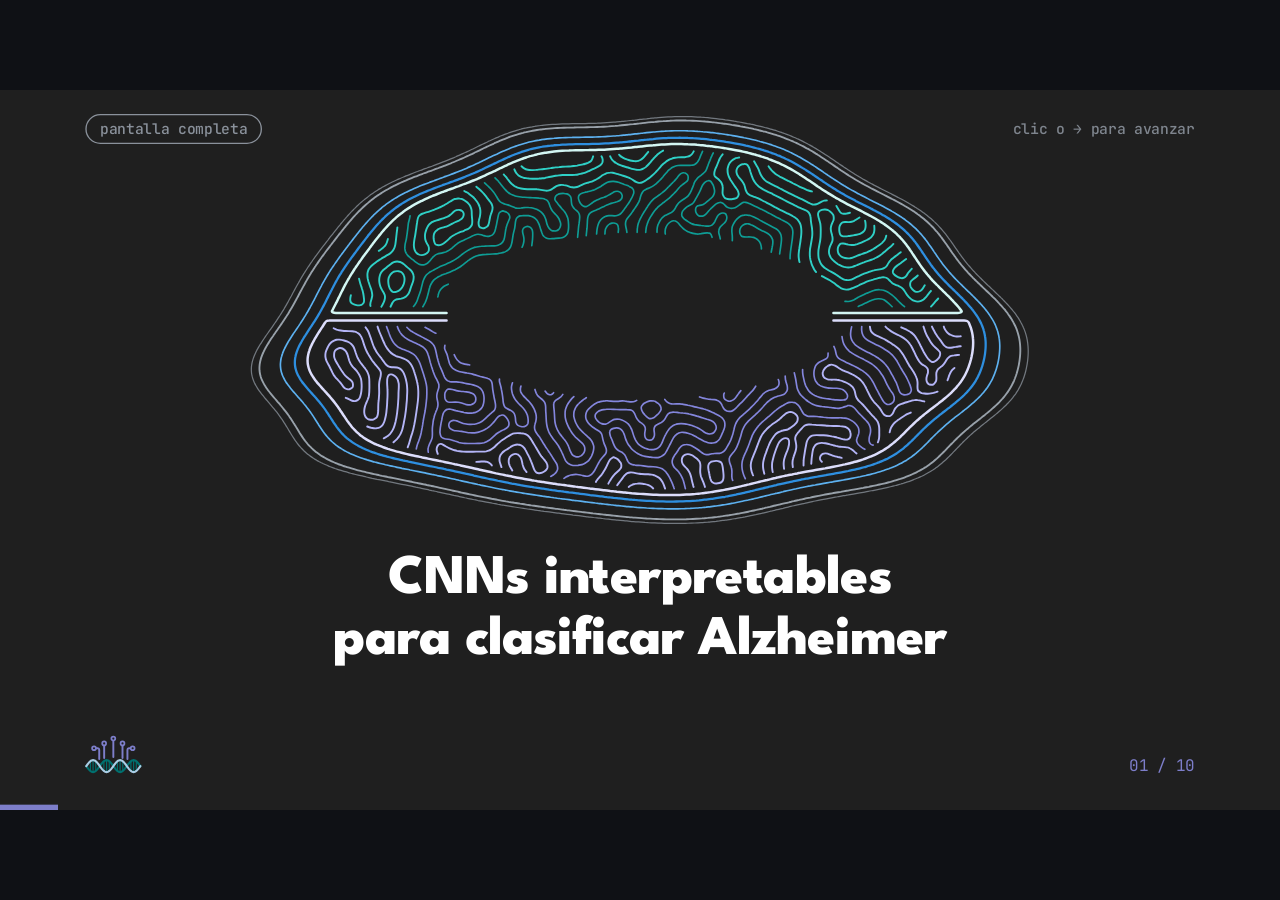
<file: docs/presentation/index.html>
<!doctype html>
<html lang="es">
<head>
<meta charset="utf-8">
<meta name="viewport" content="width=device-width,initial-scale=1,viewport-fit=cover">
<title>CNNs interpretables para clasificar Alzheimer</title>
<meta name="description" content="CNNs interpretables para clasificar Alzheimer en resonancia magnética estructural: avances del proyecto Neuroimaging de GenoBit.">
<meta name="theme-color" content="#1F1F1F">
<link rel="icon" href="assets/img/favicon.svg" type="image/svg+xml">
<link rel="preconnect" href="https://fonts.googleapis.com">
<link rel="stylesheet" href="https://fonts.googleapis.com/css2?family=League+Spartan:wght@500;700;800&family=Poppins:wght@400;500;600&family=JetBrains+Mono:wght@500;700&family=Montserrat:wght@400;500&display=swap">
<link rel="stylesheet" href="assets/css/base.css">
<link rel="stylesheet" href="assets/css/deck.css">
<style>html,body{background:#0F1115}</style>
</head>
<body>
<div id="stage" class="isdark" aria-live="polite">

<!-- 01 PORTADA -->
<section class="scene dark" id="cover">
  <svg id="hero" viewBox="0 0 1920 1080" role="img" aria-label="Corte de un cerebro dibujado con líneas que se convierte en el logo de GenoBit">
    <g transform="translate(960 340) scale(.62) translate(-960 -540)"><g id="brainG"></g></g>
    <g id="logoG" transform="translate(960 440) scale(1.7) translate(-350 -225)">
      <g class="lr-wrap" id="helix"></g>
      <g class="pin lp" style="--fx:0px;--fy:-1500px;--l:.9s"><path d="M350 80 V250"/><circle cx="350" cy="60" r="20"/></g>
      <g class="pin lp" style="--fx:-700px;--fy:-1300px;--l:1.05s"><path d="M255 130 V262"/><circle cx="255" cy="110" r="20"/></g>
      <g class="pin lp" style="--fx:700px;--fy:-1300px;--l:1.05s"><path d="M445 130 V262"/><circle cx="445" cy="110" r="20"/></g>
      <g class="pin lp" style="--fx:-1500px;--fy:-500px;--l:1.2s"><path d="M170 160 H190 Q204 160 204 176 V272"/><circle cx="150" cy="160" r="20"/></g>
      <g class="pin lp" style="--fx:1500px;--fy:-500px;--l:1.2s"><path d="M530 160 H510 Q496 160 496 176 V272"/><circle cx="550" cy="160" r="20"/></g>
    </g>
  </svg>
  <canvas id="dnaCv" width="1920" height="1080" aria-hidden="true"></canvas>
  <div class="center"><h1>CNNs interpretables para clasificar Alzheimer</h1></div>
  <div id="wordmark"><b>GenoBit</b><span>Genomics and Bioinformatics</span></div>
</section>

<!-- 02 ALZHEIMER: brain next to the title; three real scans, one per stage -->
<section class="scene dark" id="alz" data-tr="iris">
  <div class="hd"><p class="eyebrow">01 · Contexto</p><h2 class="ttl">¿Qué es el <em>Alzheimer</em>?</h2></div>
  <p class="lead intro">Una enfermedad neurodegenerativa y sin cura: el cerebro pierde neuronas y se encoge, de adentro hacia afuera.</p>
  <svg class="brain" viewBox="0 0 800 560" role="img" aria-label="Esquema lateral del cerebro que se encoge mientras se iluminan, en orden, la corteza entorrinal, el hipocampo y la neocorteza">
    <g id="azB">
      <path class="cx" d="M150 300 C120 200 200 90 340 70 C470 50 610 80 680 170 C730 235 720 320 670 360 C640 385 600 380 570 395 C540 410 520 440 470 440 C420 440 400 420 360 425 C300 432 260 440 220 410 C180 380 165 340 150 300 Z"/>
      <path class="rg r3" id="azR3" d="M150 300 C120 200 200 90 340 70 C470 50 610 80 680 170 C730 235 720 320 670 360 C640 385 600 380 570 395 C540 410 520 440 470 440 C420 440 400 420 360 425 C300 432 260 440 220 410 C180 380 165 340 150 300 Z"/>
      <g class="sulc" id="azS"><path d="M330 80 C350 150 330 210 360 270"/><path d="M230 160 C280 180 300 230 290 290"/><path d="M470 70 C460 140 490 190 470 250"/><path d="M590 110 C560 170 590 220 560 280"/><path d="M200 330 C280 330 360 340 470 320"/><path d="M650 220 C610 250 620 300 590 330"/></g>
      <path class="stem" d="M520 405 C515 450 505 500 500 545 L540 545 C545 500 555 450 560 400 Z"/>
      <ellipse class="cbl" cx="610" cy="430" rx="85" ry="52"/>
      <ellipse class="rg r1" id="azR1" cx="285" cy="398" rx="44" ry="22"/>
      <ellipse class="rg r2" id="azR2" cx="390" cy="380" rx="72" ry="20" transform="rotate(-8 390 380)"/>
    </g>
  </svg>
  <div class="row">
    <figure class="stg" id="azS0" style="--i:0"><div class="im"><img src="assets/generated/dementia_nd.jpg" alt="Resonancia de una persona cognitivamente normal"></div><figcaption><b>CN</b><span>Cognitivamente normal</span></figcaption></figure>
    <figure class="stg" id="azS1" style="--i:1"><div class="im"><img src="assets/generated/dementia_vmd.jpg" alt="Resonancia de una persona con deterioro cognitivo leve"></div><figcaption><b>MCI</b><span>Deterioro cognitivo leve</span></figcaption></figure>
    <figure class="stg" id="azS2" style="--i:2"><div class="im"><img src="assets/generated/dementia_md.jpg" alt="Resonancia de una persona con demencia por Alzheimer"></div><figcaption><b>AD</b><span>Demencia por Alzheimer</span></figcaption></figure>
  </div>
  <p class="src">Esquema · Braak y Braak (1991) · RM reales de OASIS-1</p>
</section>

<!-- 04 MODALIDADES: what each image shows and the machine that takes it -->
<section class="scene dark" id="modal" data-tr="blinds">
  <div class="hd"><p class="eyebrow">02</p><h2 class="ttl">Neuro<em>imágenes</em></h2></div>
  <div class="mods">
    <article class="md" data-s="1">
      <div class="pic"><img src="assets/generated/dementia_nd.jpg" alt="Corte de resonancia magnética estructural ponderada en T1"></div>
      <p class="k">RM estructural · T1</p><h3>Anatomía</h3>
      <div class="tool"><svg viewBox="0 0 80 80" aria-hidden="true"><rect x="8" y="10" width="64" height="52" rx="16" class="hs"/><circle cx="40" cy="36" r="14" class="br"/><rect x="2" y="64" width="76" height="8" rx="4" class="bd"/></svg>
        <div><b>Resonador magnético</b></div></div>
    </article>
    <article class="md" data-s="2">
      <div class="pic pet"><img src="assets/generated/dementia_nd.jpg" alt=""><i></i></div>
      <p class="k">PET</p><h3>Química</h3>
      <div class="tool"><svg viewBox="0 0 80 80" aria-hidden="true"><rect x="12" y="14" width="56" height="46" rx="23" class="hs"/><circle cx="40" cy="37" r="13" class="br"/><rect x="2" y="64" width="76" height="8" rx="4" class="bd"/><path d="M60 4 l14 14 M64 8 l-12 12 l-6 0 l0 -6 z" class="sy"/></svg>
        <div><b>Tomógrafo PET</b></div></div>
    </article>
    <article class="md" data-s="3">
      <div class="pic fmri"><img src="assets/generated/dementia_nd.jpg" alt=""><i></i></div>
      <p class="k">RM funcional</p><h3>Actividad</h3>
      <div class="tool"><svg viewBox="0 0 80 80" aria-hidden="true"><rect x="8" y="10" width="64" height="52" rx="16" class="hs"/><circle cx="40" cy="36" r="14" class="br"/><rect x="2" y="64" width="76" height="8" rx="4" class="bd"/><path d="M28 36 h5 l3 -7 l4 14 l3 -7 h9" class="sy"/></svg>
        <div><b>El mismo resonador</b></div></div>
    </article>
  </div>
</section>

<!-- 05 CÓMO SE TOMA UNA RM: a person slides into the scanner, the planes appear -->
<section class="scene dark" id="rm" data-tr="scan">
  <div class="hd"><p class="eyebrow">02 · Neuroimágenes</p><h2 class="ttl">¿Cómo se toma una <em>resonancia</em>?</h2></div>
  <svg class="scan" viewBox="0 0 900 560" role="img" aria-label="Una persona acostada entra en el resonador; un plano recorre su cabeza mientras aparecen los cortes axial, coronal y sagital">
    <defs>
      <linearGradient id="rmBeam" x1="0" x2="1"><stop offset="0" stop-color="#A9CDE5" stop-opacity="0"/><stop offset=".5" stop-color="#A9CDE5" stop-opacity=".9"/><stop offset="1" stop-color="#A9CDE5" stop-opacity="0"/></linearGradient>
      <clipPath id="rmBore"><rect x="430" y="232" width="300" height="96"/></clipPath>
    </defs>
    <line class="floor" x1="20" y1="500" x2="880" y2="500"/>
    <rect class="ped" x="250" y="350" width="170" height="150" rx="14"/>
    <g id="rmBed">
      <rect class="tbl" x="40" y="330" width="400" height="16" rx="8"/>
      <g class="pt">
        <rect class="body" x="90" y="292" width="250" height="40" rx="20"/>
        <rect class="leg" x="40" y="300" width="70" height="30" rx="14"/>
        <circle class="head" cx="376" cy="304" r="27"/>
        <path class="arm" d="M150 300 Q 230 286 300 300"/>
      </g>
    </g>
    <rect class="bore" x="430" y="232" width="300" height="96"/>
    <g clip-path="url(#rmBore)"><rect id="rmScan" x="-14" y="232" width="28" height="96" fill="url(#rmBeam)"/></g>
    <path class="hs" d="M470 90 H650 Q730 90 730 170 V232 H430 V170 Q430 90 470 90 Z"/>
    <path class="hs" d="M430 328 H730 V420 Q730 470 680 470 H480 Q430 470 430 420 Z"/>
    <ellipse class="rim" cx="430" cy="280" rx="16" ry="48"/><ellipse class="rim back" cx="730" cy="280" rx="12" ry="48"/>
    <g id="rmField"><path d="M480 130 Q580 105 680 130"/><path d="M480 160 Q580 140 680 160"/><path d="M480 400 Q580 425 680 400"/><path d="M480 370 Q580 390 680 370"/></g>
    <circle class="led" id="rmLed" cx="700" cy="120" r="8"/>
    <text class="lb" x="580" y="530" text-anchor="middle">resonador · imán de 1.5 a 3 T</text>
  </svg>
  <div class="view v-ax sprite" data-sprite="plane.axial"></div>
  <div class="view v-co sprite" data-sprite="plane.coronal"></div>
  <div class="view v-sa sprite" data-sprite="plane.sagittal"></div>
  <span class="vl l-ax">axial · desde arriba</span><span class="vl l-co">coronal · de frente</span><span class="vl l-sa">sagital · de lado</span>
</section>

<!-- 07 ESTADO DEL ARTE · PREDICCIÓN: six model families, one study each (Nibila y Sivagami, 2026) -->
<section class="scene light sotaG" id="sota" data-tr="wave">
  <div class="hd"><p class="eyebrow">03 · Estado del arte</p><h2 class="ttl">Estado del arte en <em>predicción</em></h2></div>
  <div class="cards">
    <article class="mc"><svg class="an" id="anSvm" viewBox="0 0 200 200" aria-hidden="true"></svg><div class="tx">
      <h3>Máquina de soporte vectorial</h3><p class="pp"><b>Richhariya et al. (2020)</b><br>RM estructural · ADNI · CN vs AD</p><span class="acc">90 %</span></div></article>
    <article class="mc"><svg class="an" id="anRf" viewBox="0 0 200 200" aria-hidden="true"></svg><div class="tx">
      <h3>Bosque aleatorio</h3><p class="pp"><b>Parameswari et al. (2022)</b><br>RM · OASIS · CN vs AD</p><span class="acc">93.6 %</span></div></article>
    <article class="mc"><svg class="an" id="anKnn" viewBox="0 0 200 200" aria-hidden="true"></svg><div class="tx">
      <h3>k vecinos más cercanos</h3><p class="pp"><b>Elgammal et al. (2022)</b><br>RM · ADNI · CN / MCI / AD</p><span class="acc">99 %</span></div></article>
    <article class="mc" data-s="1"><svg class="an" id="anDnn" viewBox="0 0 200 200" aria-hidden="true"></svg><div class="tx">
      <h3>Red neuronal profunda</h3><p class="pp"><b>Soundarya et al. (2021)</b><br>RM estructural · OASIS · CN vs AD</p><span class="acc">92 %</span></div></article>
    <article class="mc" data-s="1"><svg class="an" id="anCnn" viewBox="0 0 200 200" aria-hidden="true"></svg><div class="tx">
      <h3>Red convolucional</h3><p class="pp"><b>Helaly et al. (2022)</b><br>RM 3D · ADNI · CN vs AD</p><span class="acc">97.4 %</span></div></article>
    <article class="mc" data-s="1"><svg class="an" id="anLstm" viewBox="0 0 200 200" aria-hidden="true"></svg><div class="tx">
      <h3>Red recurrente (LSTM)</h3><p class="pp"><b>Hong et al. (2019)</b><br>RM · ADNI · MCI vs AD</p><span class="acc">93 %</span></div></article>
  </div>
  <p class="src">Nibila y Sivagami (2026), Front. Artif. Intell. · Helaly et al.: valor del artículo original</p>
</section>

<!-- 08 ESTADO DEL ARTE · PROCESAMIENTO: six preprocessing steps on real OASIS images -->
<section class="scene light sotaG" id="proc" data-tr="flip">
  <div class="hd"><p class="eyebrow">03 · Estado del arte</p><h2 class="ttl">Estado del arte en <em>procesamiento de datos</em></h2></div>
  <div class="cards">
    <article class="mc"><div class="an im" id="pcBias"><img src="assets/generated/bias_corrupt.png" alt=""><div class="wp"><img src="assets/generated/bias_corrected.png" alt=""></div><i class="hd2"></i></div><div class="tx">
      <h3>Corrección de campo de sesgo</h3><p class="pp"><b>Tustison et al. (2010)</b><br>N4ITK: empareja el brillo del escáner</p></div></article>
    <article class="mc"><div class="an im" id="pcSkull"><img src="assets/generated/skull_layer_brain.png" alt=""><img class="sk" src="assets/generated/skull_layer_skull.png" alt=""></div><div class="tx">
      <h3>Extracción del cráneo</h3><p class="pp"><b>Smith (2002)</b><br>BET: deja solo el cerebro</p></div></article>
    <article class="mc"><div class="an im" id="pcReg"><svg class="tpl" viewBox="0 0 176 208" aria-hidden="true"><ellipse cx="88" cy="106" rx="66" ry="84"/></svg><img class="mv" src="assets/generated/seg_brain.png" alt=""></div><div class="tx">
      <h3>Registro a una plantilla</h3><p class="pp"><b>Fonov et al. (2011)</b><br>MNI152: todos en el mismo espacio</p></div></article>
    <article class="mc" data-s="1"><div class="an im" id="pcSeg"><img src="assets/generated/seg_brain.png" alt=""><img class="t" src="assets/generated/seg_csf.png" alt=""><img class="t" src="assets/generated/seg_gm.png" alt=""><img class="t" src="assets/generated/seg_wm.png" alt=""><span class="tg" id="pcSegL">líquido</span></div><div class="tx">
      <h3>Segmentación de tejidos</h3><p class="pp"><b>Fischl (2012)</b><br>FreeSurfer: materia gris, blanca y líquido</p></div></article>
    <article class="mc" data-s="1"><div class="an im" id="pcEnt"><div class="sprite" data-sprite="entropy"></div><div class="mtr"><i id="pcEntBar"></i></div></div><div class="tx">
      <h3>Selección de cortes por entropía</h3><p class="pp"><b>Hon y Khan (2017)</b><br>quedarse con los cortes con más información</p></div></article>
    <article class="mc" data-s="1"><div class="an im" id="pcAug"><img id="pcAugI" src="assets/generated/dementia_md.jpg" alt=""><span class="tg" id="pcAugL">original</span></div><div class="tx">
      <h3>Aumento de datos</h3><p class="pp"><b>Shorten y Khoshgoftaar (2019)</b><br>rotar, voltear y escalar para tener más ejemplos</p></div></article>
  </div>
  <p class="src">Imágenes reales de OASIS-1</p>
</section>

<!-- 10 CNN: big input -> the convolution -> many filters -> architecture -->
<section class="scene dark" id="cnn" data-tr="tiles">
  <div class="hd"><p class="eyebrow">04 · Redes convolucionales</p><h2 class="ttl"><em>CNN</em></h2></div>
  <div class="src-img" id="cnImg"><img src="assets/generated/dementia_md.jpg" alt="Corte de resonancia de una persona con demencia leve"><i id="cnK"></i></div>
  <div class="kbox" id="cnKbox"><p>Convolución</p><div class="kern" id="cnKern"></div></div>
  <div class="fmap" id="cnMapBox"><img id="cnMap" src="assets/generated/fm_vert.png" alt="Mapa de características: resultado de aplicar el filtro"><i id="cnMask"></i></div>
  <div class="fan" id="cnFan"></div>
  <svg class="arch" id="cnArch" viewBox="0 0 1664 340" role="img" aria-label="Arquitectura de una CNN: entrada, convolución, pooling, convolución, pooling, capa densa y salida CN o AD"></svg>
  <i data-s="1" hidden></i><i data-s="2" hidden></i><i data-s="3" hidden></i>
</section>

<!-- 08 TRANSFORMER: next-word prediction, transformer + CNN, then the attention map -->
<section class="scene dark" id="trf" data-tr="warp">
  <div class="hd"><p class="eyebrow">05 · Transformers</p><h2 class="ttl" id="trT">Transformer: <em>predecir la siguiente palabra</em></h2></div>
  <svg class="words" id="trW" viewBox="0 0 1664 600" role="img" aria-label="Frase en la que el modelo se enfoca en las palabras anteriores para predecir la siguiente"></svg>
  <svg class="hyb" id="trH" viewBox="0 0 1664 600" role="img" aria-label="Una CNN resume la resonancia en parches; el transformer los trata como palabras, los relaciona y decide CN o AD"></svg>
  <div class="att"><img src="assets/generated/dementia_md.jpg" alt="Corte de resonancia dividido en parches; un parche mira a todos los demás"><canvas id="atHeat" width="496" height="248"></canvas><svg id="atSvg" viewBox="0 0 496 248" preserveAspectRatio="none"></svg></div>
  <i data-s="1" hidden></i><i data-s="2" hidden></i><i data-s="3" hidden></i>
</section>

<!-- 13 MAKERS FAIR -->
<section class="scene dark" id="makers" data-tr="shutter">
  <div class="t"><h2 class="ttl">Makers Fair</h2><p class="lead">Hub de Emprendimiento</p></div>
  <div class="ph"><img src="assets/img/makers-fair.jpg" alt="Nuestro póster “CNNs interpretables para clasificar Alzheimer” en el muro de GenoBit y BioLab en el Makers Fair"></div>
  <i data-s="1" hidden></i>
</section>

<!-- 14 DÓNDE VAMOS -->
<section class="scene light" id="prop" data-tr="doorv">
  <div class="hd"><p class="eyebrow">Nuestra propuesta</p><h2 class="ttl">CNN + transformer <em>interpretable</em></h2></div>
  <nav class="pipe" aria-label="Siguientes pasos del proyecto">
    <div class="pp" style="--i:0"><i>1</i><b>Profesor asesor</b></div>
    <div class="pp" style="--i:1"><i>2</i><b>Datos</b></div>
    <div class="pp" style="--i:2"><i>3</i><b>CNN + transformer</b></div>
    <div class="pp" style="--i:3"><i>4</i><b>Mapas de atención</b></div>
  </nav>
</section>

<button id="fs" type="button" aria-label="Pantalla completa">pantalla completa</button>
<div id="hint">clic o → para avanzar</div>
<div id="foot"><svg id="gbLogo" viewBox="60 20 580 420" role="img" aria-label="GenoBit"></svg><span id="pg" class="mono"></span></div>
<div id="prog"></div>
</div>

<script src="assets/generated/stats.js"></script>
<script src="assets/js/cover-brain.js"></script>
<script src="assets/js/deck.js"></script>
</body>
</html>
</file>
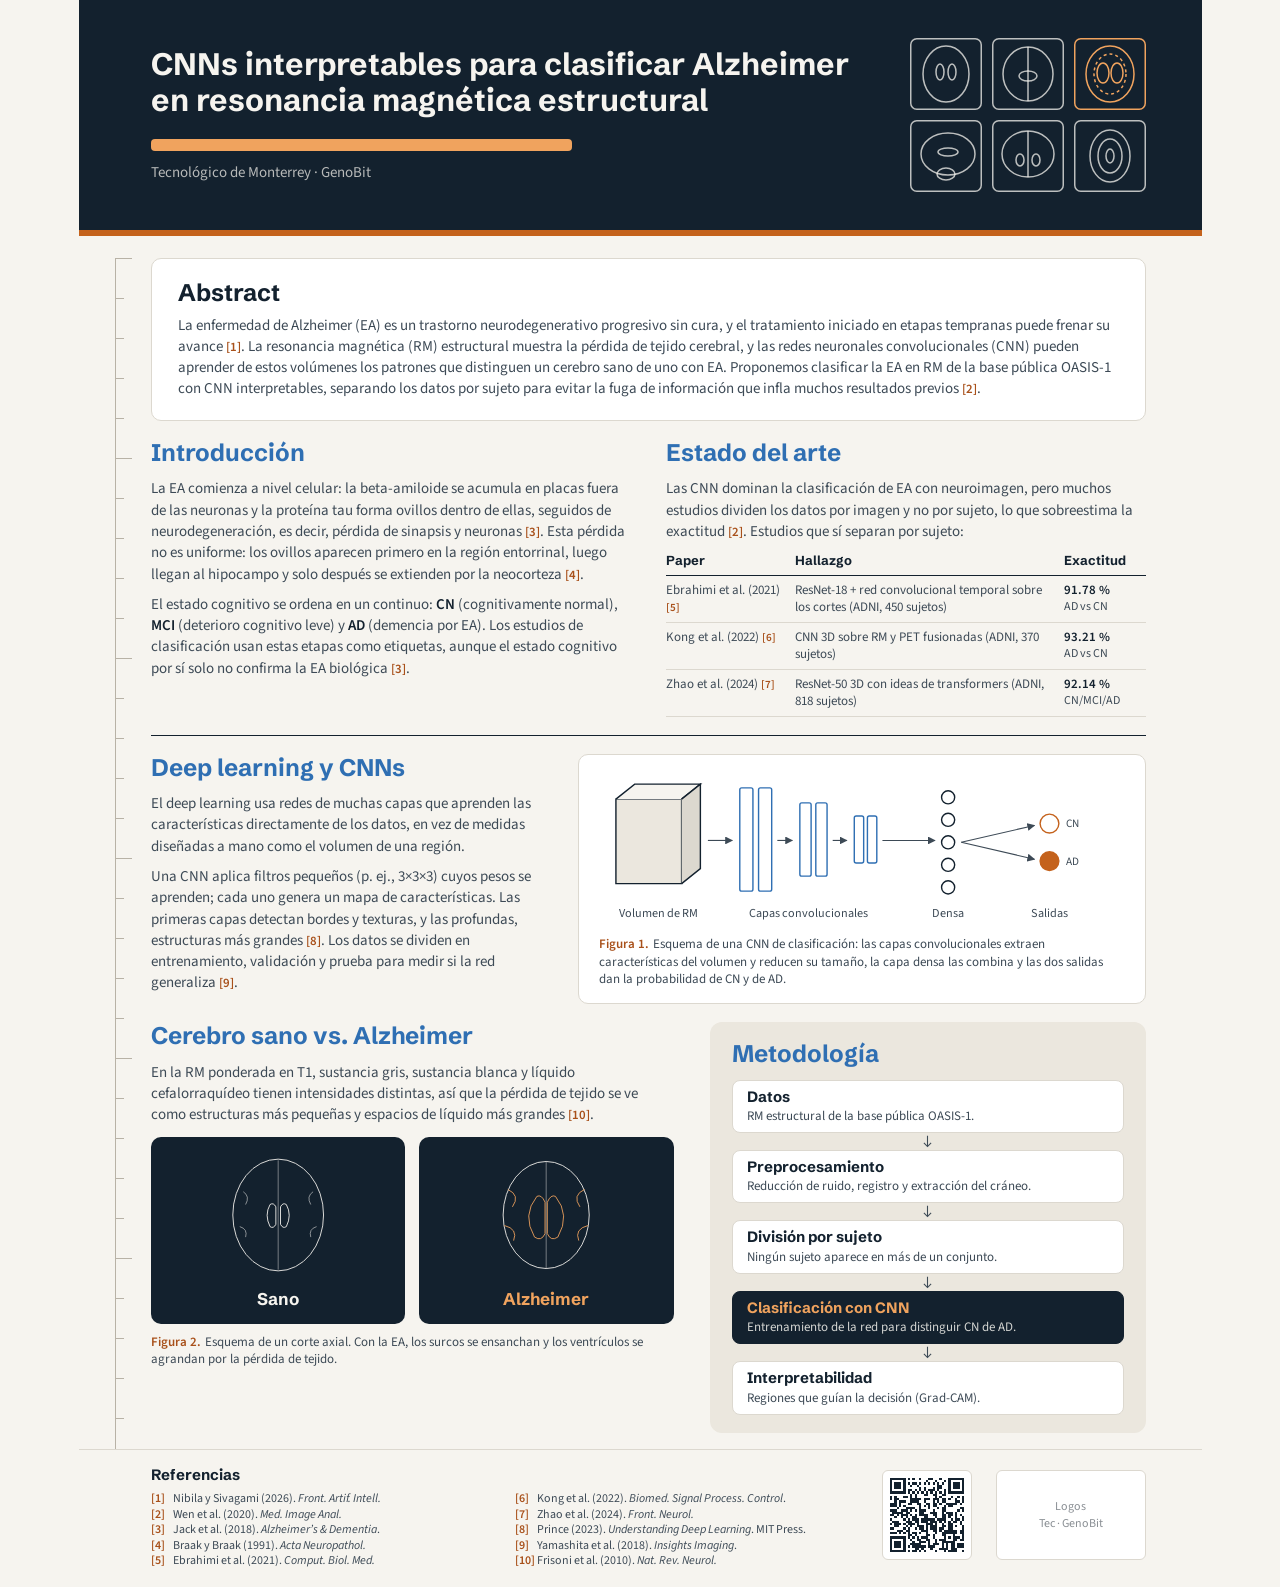
<file: docs/poster/poster (1).html>
<!DOCTYPE html>
<html lang="es">
<head>
<meta charset="utf-8">
<meta name="viewport" content="width=1123">
<title>Póster de investigación — CNNs interpretables para Alzheimer</title>
<link rel="preconnect" href="https://fonts.googleapis.com">
<link rel="preconnect" href="https://fonts.gstatic.com" crossorigin>
<link href="https://fonts.googleapis.com/css2?family=Schibsted+Grotesk:wght@500;700&family=Source+Sans+3:wght@400;600&display=swap" rel="stylesheet">
<style>
  /* ------------------------------------------------------------------
     Póster A3 vertical: 1123 × 1587 px (proporción A, escala a A0).
     Contenido tomado de docs/manuscript/v1 (rama manuscript).
     Las barras grises (.ph) marcan lo que aún falta (autores).
     ------------------------------------------------------------------ */
  :root {
    --navy: #13212E;
    --paper: #F6F4EF;
    --sand: #EBE7DE;
    --white: #FFFFFF;
    --blue: #2F6FB3;
    --orange: #C4621C;
    --orange-text: #A8501A;
    --peach: #F0A35E;
    --text: #3D4A56;
    --line: #DCD8CF;
    --ph: #CFCAC0;
    --ruler: #B8B2A6;

    --page-w: 1123px;
    --page-h: 1587px;
    --pad-l: 72px;   /* margen izquierdo (regla de coordenadas) */
    --pad-r: 56px;
    --header-h: 236px;
    --footer-h: 138px;
    --gap: 18px;
  }

  @page { size: A3 portrait; margin: 0; }

  * { box-sizing: border-box; margin: 0; padding: 0; }

  html, body {
    background: var(--paper);
    -webkit-print-color-adjust: exact;
    print-color-adjust: exact;
  }

  body {
    font-family: "Source Sans 3", system-ui, sans-serif;
    font-size: 15px;
    line-height: 1.42;
    color: var(--text);
  }

  .page {
    position: relative;
    width: var(--page-w);
    height: var(--page-h);
    overflow: hidden;
    background: var(--paper);
    margin: 0 auto;
    display: flex;
    flex-direction: column;
  }

  h1, h2, h3 { font-family: "Schibsted Grotesk", system-ui, sans-serif; }

  h2 {
    font-size: 24px;
    font-weight: 700;
    line-height: 1.15;
    color: var(--blue);
    margin-bottom: 12px;
  }

  p + p { margin-top: 9px; }
  strong { font-weight: 600; color: var(--navy); }
  .ref { color: var(--orange-text); font-weight: 600; font-size: 0.86em; }

  /* ---------- Placeholders (lo que falta) ---------- */
  .ph {
    display: block;
    height: 9px;
    border-radius: 3px;
    background: var(--ph);
  }

  /* ---------- Encabezado ---------- */
  .header {
    flex: 0 0 var(--header-h);
    background: var(--navy);
    padding: 34px var(--pad-r) 34px var(--pad-l);
    display: flex;
    align-items: center;
    justify-content: space-between;
    gap: 32px;
    border-bottom: 6px solid var(--orange);
    max-height: var(--header-h);
  }
  .header .titles { flex: 1; }
  .header h1 {
    font-size: 31px;
    font-weight: 700;
    line-height: 1.16;
    white-space: nowrap;
    color: var(--paper);
    margin-bottom: 20px;
  }
  .ph-authors {
    display: block; height: 12px; width: 58%;
    border-radius: 4px; background: var(--peach);
    margin-bottom: 11px;
  }
  .affil {
    font-size: 15px;
    color: rgba(246, 244, 239, 0.72);
  }
  .slices {
    display: grid;
    grid-template-columns: repeat(3, 72px);
    grid-template-rows: repeat(2, 72px);
    gap: 10px;
  }
  .slices svg { display: block; width: 72px; height: 72px; }

  /* ---------- Cuerpo ---------- */
  .main {
    flex: 1;
    min-height: 0;
    padding: 22px var(--pad-r) 16px var(--pad-l);
    display: flex;
    flex-direction: column;
    gap: var(--gap);
  }

  /* Regla de coordenadas tipo atlas Talairach */
  .ruler {
    position: absolute;
    left: 36px;
    top: calc(var(--header-h) + 22px);
    bottom: var(--footer-h);
    width: 17px;
    background-image:
      linear-gradient(var(--ruler), var(--ruler)),
      repeating-linear-gradient(to bottom, var(--ruler) 0 1px, transparent 1px 200px),
      repeating-linear-gradient(to bottom, var(--ruler) 0 1px, transparent 1px 40px);
    background-size: 1px 100%, 17px 100%, 9px 100%;
    background-position: 0 0, 0 0, 0 0;
    background-repeat: no-repeat;
  }

  .card {
    background: var(--white);
    border: 1px solid var(--line);
    border-radius: 10px;
    padding: 20px 26px;
  }

  .abstract { flex: 0 0 auto; }
  .abstract h2 { color: var(--navy); margin-bottom: 8px; }

  .row { display: grid; gap: 36px; }
  .row-2 { grid-template-columns: 1fr 1fr; flex: 0 0 auto; }
  .row-dl {
    grid-template-columns: 1fr 1.45fr;
    flex: 0 0 auto;
    border-top: 1px solid var(--navy);
    padding-top: 18px;
  }
  .row-last { grid-template-columns: 1.2fr 1fr; flex: 1; min-height: 0; }

  /* Tabla estado del arte */
  table.data {
    width: 100%;
    border-collapse: collapse;
    margin-top: 10px;
    font-size: 13px;
    line-height: 1.3;
  }
  table.data th {
    font-family: "Schibsted Grotesk", system-ui, sans-serif;
    font-weight: 700;
    font-size: 13px;
    color: var(--navy);
    text-align: left;
    padding: 0 10px 6px 0;
    border-bottom: 1px solid var(--navy);
  }
  table.data td {
    padding: 6px 10px 6px 0;
    border-bottom: 1px solid var(--line);
    vertical-align: top;
  }
  table.data td:last-child { padding-right: 0; }
  table.data td.metric { font-weight: 600; color: var(--navy); }
  table.data td.metric small { display: block; font-weight: 400; color: var(--text); font-size: 12px; }
  table.data col.c1 { width: 27%; }
  table.data col.c2 { width: 56%; }
  table.data col.c3 { width: 17%; }

  /* Figuras */
  .figure {
    background: var(--white);
    border: 1px solid var(--line);
    border-radius: 10px;
    padding: 16px 20px 14px;
  }
  .figure svg { display: block; width: 100%; height: auto; }
  .caption {
    margin-top: 10px;
    font-size: 13px;
    line-height: 1.35;
  }
  .caption .lbl {
    font-weight: 600;
    color: var(--orange-text);
    margin-right: 4px;
  }

  /* Sano vs Alzheimer */
  .compare { display: grid; grid-template-columns: 1fr 1fr; gap: 14px; margin-top: 12px; }
  .panel {
    background: var(--navy);
    border-radius: 10px;
    padding: 14px 14px 12px;
    display: flex;
    flex-direction: column;
    align-items: center;
  }
  .panel svg { width: auto; height: 128px; display: block; }
  .panel .tag {
    font-family: "Schibsted Grotesk", system-ui, sans-serif;
    font-weight: 700;
    font-size: 17px;
    color: var(--paper);
    margin-top: 8px;
  }
  .panel.ad .tag { color: var(--peach); }

  /* Metodología */
  .method {
    background: var(--sand);
    border-radius: 12px;
    padding: 18px 22px;
    display: flex;
    flex-direction: column;
  }
  .pipeline { flex: 1; display: flex; flex-direction: column; justify-content: space-between; }
  .step {
    background: var(--white);
    border: 1px solid var(--line);
    border-radius: 8px;
    padding: 6px 14px 7px;
    font-size: 13px;
    line-height: 1.3;
  }
  .step h3 {
    font-size: 15px;
    font-weight: 700;
    color: var(--navy);
    margin-bottom: 2px;
  }
  .step.key { background: var(--navy); border-color: var(--navy); color: rgba(246, 244, 239, 0.85); }
  .step.key h3 { color: var(--peach); }
  .arrow { display: block; margin: 1px auto; width: 11px; height: 13px; flex: 0 0 auto; }

  /* ---------- Pie ---------- */
  .footer {
    flex: 0 0 var(--footer-h);
    border-top: 1px solid var(--line);
    padding: 14px var(--pad-r) 18px var(--pad-l);
    display: flex;
    align-items: flex-start;
    gap: 24px;
  }
  .refs { flex: 1; min-width: 0; }
  .refs h3 {
    font-size: 15px;
    font-weight: 700;
    color: var(--navy);
    margin-bottom: 6px;
  }
  .refs ol {
    list-style: none;
    font-size: 12px;
    line-height: 1.3;
    columns: 2;
    column-gap: 22px;
  }
  .refs li { break-inside: avoid; padding-left: 22px; text-indent: -22px; }
  .refs li b { font-weight: 600; color: var(--orange-text); display: inline-block; width: 22px; text-indent: 0; }
  .refs i { font-style: italic; }
  .slot {
    border: 1px solid var(--line);
    border-radius: 6px;
    background: var(--white);
    display: flex;
    align-items: center;
    justify-content: center;
    font-size: 12px;
    color: #8A8F94;
    flex: 0 0 auto;
    margin-top: 6px;
  }
  .slot.qr { width: 90px; height: 90px; }
  .slot.logos { width: 150px; height: 90px; text-align: center; }

  @media print {
    html, body { width: var(--page-w); height: var(--page-h); }
    .page { margin: 0; }
  }
</style>
</head>
<body>
<div class="page">

  <!-- 1. Encabezado -->
  <header class="header">
    <div class="titles">
      <h1>CNNs interpretables para clasificar Alzheimer<br>en resonancia magnética estructural</h1>
      <span class="ph-authors" aria-label="Autores (por definir)"></span>
      <p class="affil">Tecnológico de Monterrey · GenoBit</p>
    </div>

    <!-- Cuadrícula 3×2 de cortes esquemáticos -->
    <div class="slices" aria-hidden="true">
      <svg viewBox="0 0 72 72" fill="none" stroke="#F6F4EF" stroke-opacity="0.75" stroke-width="1.5">
        <rect x="0.75" y="0.75" width="70.5" height="70.5" rx="6"/>
        <ellipse cx="36" cy="36" rx="23" ry="28"/>
        <ellipse cx="30" cy="34" rx="4" ry="8"/><ellipse cx="42" cy="34" rx="4" ry="8"/>
      </svg>
      <svg viewBox="0 0 72 72" fill="none" stroke="#F6F4EF" stroke-opacity="0.75" stroke-width="1.5">
        <rect x="0.75" y="0.75" width="70.5" height="70.5" rx="6"/>
        <ellipse cx="36" cy="36" rx="25" ry="27"/>
        <path d="M36 9 V63"/>
        <ellipse cx="36" cy="38" rx="9" ry="5"/>
      </svg>
      <svg viewBox="0 0 72 72" fill="none" stroke="#F0A35E" stroke-width="1.5">
        <rect x="0.75" y="0.75" width="70.5" height="70.5" rx="6"/>
        <ellipse cx="36" cy="36" rx="24" ry="28"/>
        <ellipse cx="29" cy="35" rx="6" ry="10"/><ellipse cx="43" cy="35" rx="6" ry="10"/>
        <ellipse cx="36" cy="36" rx="16" ry="20" stroke-dasharray="3 3"/>
      </svg>
      <svg viewBox="0 0 72 72" fill="none" stroke="#F6F4EF" stroke-opacity="0.75" stroke-width="1.5">
        <rect x="0.75" y="0.75" width="70.5" height="70.5" rx="6"/>
        <ellipse cx="38" cy="34" rx="27" ry="21"/>
        <ellipse cx="36" cy="54" rx="9" ry="6"/>
        <ellipse cx="38" cy="32" rx="10" ry="4"/>
      </svg>
      <svg viewBox="0 0 72 72" fill="none" stroke="#F6F4EF" stroke-opacity="0.75" stroke-width="1.5">
        <rect x="0.75" y="0.75" width="70.5" height="70.5" rx="6"/>
        <ellipse cx="36" cy="34" rx="26" ry="23"/>
        <path d="M36 11 V57"/>
        <ellipse cx="28" cy="40" rx="4" ry="6"/><ellipse cx="44" cy="40" rx="4" ry="6"/>
      </svg>
      <svg viewBox="0 0 72 72" fill="none" stroke="#F6F4EF" stroke-opacity="0.75" stroke-width="1.5">
        <rect x="0.75" y="0.75" width="70.5" height="70.5" rx="6"/>
        <ellipse cx="36" cy="36" rx="20" ry="26"/>
        <ellipse cx="36" cy="36" rx="12" ry="17"/>
        <ellipse cx="36" cy="36" rx="4" ry="7"/>
      </svg>
    </div>
  </header>

  <!-- Regla de coordenadas -->
  <div class="ruler" aria-hidden="true"></div>

  <main class="main">

    <!-- 2. Abstract -->
    <section class="card abstract">
      <h2>Abstract</h2>
      <p>La enfermedad de Alzheimer (EA) es un trastorno neurodegenerativo progresivo sin cura, y el tratamiento iniciado en etapas tempranas puede frenar su avance <span class="ref">[1]</span>. La resonancia magnética (RM) estructural muestra la pérdida de tejido cerebral, y las redes neuronales convolucionales (CNN) pueden aprender de estos volúmenes los patrones que distinguen un cerebro sano de uno con EA. Proponemos clasificar la EA en RM de la base pública <span style="white-space:nowrap">OASIS-1</span> con CNN interpretables, separando los datos por sujeto para evitar la fuga de información que infla muchos resultados previos <span class="ref">[2]</span>.</p>
    </section>

    <!-- 3. Introducción | Estado del arte -->
    <div class="row row-2">
      <section>
        <h2>Introducción</h2>
        <p>La EA comienza a nivel celular: la beta-amiloide se acumula en placas fuera de las neuronas y la proteína tau forma ovillos dentro de ellas, seguidos de neurodegeneración, es decir, pérdida de sinapsis y neuronas <span class="ref">[3]</span>. Esta pérdida no es uniforme: los ovillos aparecen primero en la región entorrinal, luego llegan al hipocampo y solo después se extienden por la neocorteza <span class="ref">[4]</span>.</p>
        <p>El estado cognitivo se ordena en un continuo: <strong>CN</strong> (cognitivamente normal), <strong>MCI</strong> (deterioro cognitivo leve) y <strong>AD</strong> (demencia por EA). Los estudios de clasificación usan estas etapas como etiquetas, aunque el estado cognitivo por sí solo no confirma la EA biológica <span class="ref">[3]</span>.</p>
      </section>

      <section>
        <h2>Estado del arte</h2>
        <p>Las CNN dominan la clasificación de EA con neuroimagen, pero muchos estudios dividen los datos por imagen y no por sujeto, lo que sobreestima la exactitud <span class="ref">[2]</span>. Estudios que sí separan por sujeto:</p>
        <table class="data">
          <colgroup><col class="c1"><col class="c2"><col class="c3"></colgroup>
          <thead>
            <tr><th>Paper</th><th>Hallazgo</th><th>Exactitud</th></tr>
          </thead>
          <tbody>
            <tr>
              <td>Ebrahimi et al. (2021) <span class="ref">[5]</span></td>
              <td>ResNet-18 + red convolucional temporal sobre los cortes (ADNI, 450 sujetos)</td>
              <td class="metric">91.78 %<small>AD vs CN</small></td>
            </tr>
            <tr>
              <td>Kong et al. (2022) <span class="ref">[6]</span></td>
              <td>CNN 3D sobre RM y PET fusionadas (ADNI, 370 sujetos)</td>
              <td class="metric">93.21 %<small>AD vs CN</small></td>
            </tr>
            <tr>
              <td>Zhao et al. (2024) <span class="ref">[7]</span></td>
              <td>ResNet-50 3D con ideas de transformers (ADNI, 818 sujetos)</td>
              <td class="metric">92.14 %<small>CN/MCI/AD</small></td>
            </tr>
          </tbody>
        </table>
      </section>
    </div>

    <!-- 4. Deep learning y CNNs | Diagrama de la CNN -->
    <div class="row row-dl">
      <section>
        <h2>Deep learning y CNNs</h2>
        <p>El deep learning usa redes de muchas capas que aprenden las características directamente de los datos, en vez de medidas diseñadas a mano como el volumen de una región.</p>
        <p>Una CNN aplica filtros pequeños (p. ej., 3×3×3) cuyos pesos se aprenden; cada uno genera un mapa de características. Las primeras capas detectan bordes y texturas, y las profundas, estructuras más grandes <span class="ref">[8]</span>. Los datos se dividen en entrenamiento, validación y prueba para medir si la red generaliza <span class="ref">[9]</span>.</p>
      </section>

      <figure class="figure">
        <svg viewBox="0 22 560 166" fill="none" font-family="Source Sans 3, sans-serif" font-size="13" aria-label="Esquema de la CNN">
          <defs>
            <marker id="ah" viewBox="0 0 10 10" refX="9" refY="5" markerWidth="7" markerHeight="7" orient="auto">
              <path d="M0 0 L10 5 L0 10 Z" fill="#3D4A56"/>
            </marker>
          </defs>

          <!-- Volumen de entrada -->
          <g stroke="#13212E" stroke-width="1.5">
            <path d="M18 52 H88 V142 H18 Z" fill="#EBE7DE"/>
            <path d="M18 52 L38 36 H108 L88 52" fill="#F6F4EF"/>
            <path d="M88 52 L108 36 V126 L88 142" fill="#DCD8CF"/>
          </g>

          <!-- Capas convolucionales -->
          <g stroke="#2F6FB3" stroke-width="1.5" fill="#FFFFFF">
            <rect x="150" y="40" width="14" height="110" rx="2"/>
            <rect x="170" y="40" width="14" height="110" rx="2"/>
            <rect x="214" y="56" width="12" height="78" rx="2"/>
            <rect x="231" y="56" width="12" height="78" rx="2"/>
            <rect x="272" y="70" width="10" height="50" rx="2"/>
            <rect x="286" y="70" width="10" height="50" rx="2"/>
          </g>

          <!-- Capa densa -->
          <g stroke="#13212E" stroke-width="1.5" fill="#FFFFFF">
            <circle cx="372" cy="50" r="7"/><circle cx="372" cy="74" r="7"/>
            <circle cx="372" cy="98" r="7"/><circle cx="372" cy="122" r="7"/>
            <circle cx="372" cy="146" r="7"/>
          </g>

          <!-- 2 salidas -->
          <g stroke="#C4621C" stroke-width="1.5">
            <circle cx="480" cy="78" r="10" fill="#FFFFFF"/>
            <circle cx="480" cy="118" r="10" fill="#C4621C"/>
          </g>
          <g fill="#3D4A56" font-size="12">
            <text x="498" y="82">CN</text>
            <text x="498" y="122">AD</text>
          </g>

          <!-- Conexiones -->
          <g stroke="#3D4A56" stroke-width="1.2" marker-end="url(#ah)">
            <path d="M116 96 H142"/>
            <path d="M190 96 H206"/>
            <path d="M249 96 H264"/>
            <path d="M302 96 H358"/>
            <path d="M386 98 L464 80"/>
            <path d="M386 98 L464 116"/>
          </g>

          <g fill="#3D4A56" text-anchor="middle">
            <text x="63" y="178">Volumen de RM</text>
            <text x="223" y="178">Capas convolucionales</text>
            <text x="372" y="178">Densa</text>
            <text x="480" y="178">Salidas</text>
          </g>
        </svg>
        <figcaption class="caption">
          <span class="lbl">Figura 1.</span>Esquema de una CNN de clasificación: las capas convolucionales extraen características del volumen y reducen su tamaño, la capa densa las combina y las dos salidas dan la probabilidad de CN y de AD.
        </figcaption>
      </figure>
    </div>

    <!-- 5. Cerebro sano vs. Alzheimer | Metodología -->
    <div class="row row-last">
      <section>
        <h2>Cerebro sano vs. Alzheimer</h2>
        <p>En la RM ponderada en T1, sustancia gris, sustancia blanca y líquido cefalorraquídeo tienen intensidades distintas, así que la pérdida de tejido se ve como estructuras más pequeñas y espacios de líquido más grandes <span class="ref">[10]</span>.</p>

        <div class="compare">
          <div class="panel">
            <svg viewBox="0 0 200 220" fill="none" stroke="#F6F4EF" stroke-width="1.5" aria-label="Corte esquemático, cerebro sano">
              <ellipse cx="100" cy="110" rx="78" ry="96"/>
              <path d="M100 16 V204" stroke-opacity="0.5"/>
              <path d="M40 70 q12 8 4 22 M160 70 q-12 8 -4 22 M34 130 q14 4 10 18 M166 130 q-14 4 -10 18" stroke-opacity="0.6"/>
              <path d="M86 92 q-10 18 0 38 q6 4 10 -4 V96 q-4 -8 -10 -4 Z"/>
              <path d="M114 92 q10 18 0 38 q-6 4 -10 -4 V96 q4 -8 10 -4 Z"/>
            </svg>
            <span class="tag">Sano</span>
          </div>
          <div class="panel ad">
            <svg viewBox="0 0 200 220" fill="none" stroke="#F6F4EF" stroke-width="1.5" aria-label="Corte esquemático, Alzheimer">
              <ellipse cx="100" cy="110" rx="74" ry="92"/>
              <path d="M100 18 V202" stroke-opacity="0.5"/>
              <path d="M34 66 q22 10 8 30 M166 66 q-22 10 -8 30 M28 128 q24 6 16 26 M172 128 q-24 6 -16 26" stroke="#F0A35E"/>
              <path d="M84 78 q-26 32 -4 70 q12 8 18 -6 V88 q-6 -14 -14 -10 Z" stroke="#F0A35E"/>
              <path d="M116 78 q26 32 4 70 q-12 8 -18 -6 V88 q6 -14 14 -10 Z" stroke="#F0A35E"/>
            </svg>
            <span class="tag">Alzheimer</span>
          </div>
        </div>
        <p class="caption">
          <span class="lbl">Figura 2.</span>Esquema de un corte axial. Con la EA, los surcos se ensanchan y los ventrículos se agrandan por la pérdida de tejido.
        </p>
      </section>

      <section class="method">
        <h2>Metodología</h2>
        <div class="pipeline">
          <div class="step"><h3>Datos</h3>RM estructural de la base pública OASIS-1.</div>
          <svg class="arrow" viewBox="0 0 14 18" fill="none" stroke="#3D4A56" stroke-width="1.5"><path d="M7 1 V16 M2 11 L7 16 L12 11"/></svg>
          <div class="step"><h3>Preprocesamiento</h3>Reducción de ruido, registro y extracción del cráneo.</div>
          <svg class="arrow" viewBox="0 0 14 18" fill="none" stroke="#3D4A56" stroke-width="1.5"><path d="M7 1 V16 M2 11 L7 16 L12 11"/></svg>
          <div class="step"><h3>División por sujeto</h3>Ningún sujeto aparece en más de un conjunto.</div>
          <svg class="arrow" viewBox="0 0 14 18" fill="none" stroke="#3D4A56" stroke-width="1.5"><path d="M7 1 V16 M2 11 L7 16 L12 11"/></svg>
          <div class="step key"><h3>Clasificación con CNN</h3>Entrenamiento de la red para distinguir CN de AD.</div>
          <svg class="arrow" viewBox="0 0 14 18" fill="none" stroke="#3D4A56" stroke-width="1.5"><path d="M7 1 V16 M2 11 L7 16 L12 11"/></svg>
          <div class="step"><h3>Interpretabilidad</h3>Regiones que guían la decisión (Grad-CAM).</div>
        </div>
      </section>
    </div>

  </main>

  <!-- 6. Pie -->
  <footer class="footer">
    <div class="refs">
      <h3>Referencias</h3>
      <ol>
        <li><b>[1]</b>Nibila y Sivagami (2026). <i>Front. Artif. Intell.</i></li>
        <li><b>[2]</b>Wen et al. (2020). <i>Med. Image Anal.</i></li>
        <li><b>[3]</b>Jack et al. (2018). <i>Alzheimer’s &amp; Dementia</i>.</li>
        <li><b>[4]</b>Braak y Braak (1991). <i>Acta Neuropathol.</i></li>
        <li><b>[5]</b>Ebrahimi et al. (2021). <i>Comput. Biol. Med.</i></li>
        <li><b>[6]</b>Kong et al. (2022). <i>Biomed. Signal Process. Control</i>.</li>
        <li><b>[7]</b>Zhao et al. (2024). <i>Front. Neurol.</i></li>
        <li><b>[8]</b>Prince (2023). <i>Understanding Deep Learning</i>. MIT Press.</li>
        <li><b>[9]</b>Yamashita et al. (2018). <i>Insights Imaging</i>.</li>
        <li><b>[10]</b>Frisoni et al. (2010). <i>Nat. Rev. Neurol.</i></li>
      </ol>
    </div>
    <div class="slot qr"><svg viewBox="0 0 33 33" width="74" height="74" shape-rendering="crispEdges" aria-label="QR del repositorio"><path fill="#13212E" d="M0 0h1v1h-1zM1 0h1v1h-1zM2 0h1v1h-1zM3 0h1v1h-1zM4 0h1v1h-1zM5 0h1v1h-1zM6 0h1v1h-1zM8 0h1v1h-1zM10 0h1v1h-1zM13 0h1v1h-1zM17 0h1v1h-1zM18 0h1v1h-1zM22 0h1v1h-1zM26 0h1v1h-1zM27 0h1v1h-1zM28 0h1v1h-1zM29 0h1v1h-1zM30 0h1v1h-1zM31 0h1v1h-1zM32 0h1v1h-1zM0 1h1v1h-1zM6 1h1v1h-1zM16 1h1v1h-1zM20 1h1v1h-1zM24 1h1v1h-1zM26 1h1v1h-1zM32 1h1v1h-1zM0 2h1v1h-1zM2 2h1v1h-1zM3 2h1v1h-1zM4 2h1v1h-1zM6 2h1v1h-1zM8 2h1v1h-1zM10 2h1v1h-1zM11 2h1v1h-1zM13 2h1v1h-1zM15 2h1v1h-1zM17 2h1v1h-1zM19 2h1v1h-1zM21 2h1v1h-1zM23 2h1v1h-1zM26 2h1v1h-1zM28 2h1v1h-1zM29 2h1v1h-1zM30 2h1v1h-1zM32 2h1v1h-1zM0 3h1v1h-1zM2 3h1v1h-1zM3 3h1v1h-1zM4 3h1v1h-1zM6 3h1v1h-1zM9 3h1v1h-1zM12 3h1v1h-1zM21 3h1v1h-1zM22 3h1v1h-1zM26 3h1v1h-1zM28 3h1v1h-1zM29 3h1v1h-1zM30 3h1v1h-1zM32 3h1v1h-1zM0 4h1v1h-1zM2 4h1v1h-1zM3 4h1v1h-1zM4 4h1v1h-1zM6 4h1v1h-1zM13 4h1v1h-1zM15 4h1v1h-1zM19 4h1v1h-1zM21 4h1v1h-1zM22 4h1v1h-1zM26 4h1v1h-1zM28 4h1v1h-1zM29 4h1v1h-1zM30 4h1v1h-1zM32 4h1v1h-1zM0 5h1v1h-1zM6 5h1v1h-1zM8 5h1v1h-1zM9 5h1v1h-1zM11 5h1v1h-1zM13 5h1v1h-1zM15 5h1v1h-1zM17 5h1v1h-1zM18 5h1v1h-1zM19 5h1v1h-1zM21 5h1v1h-1zM24 5h1v1h-1zM26 5h1v1h-1zM32 5h1v1h-1zM0 6h1v1h-1zM1 6h1v1h-1zM2 6h1v1h-1zM3 6h1v1h-1zM4 6h1v1h-1zM5 6h1v1h-1zM6 6h1v1h-1zM8 6h1v1h-1zM10 6h1v1h-1zM12 6h1v1h-1zM14 6h1v1h-1zM16 6h1v1h-1zM18 6h1v1h-1zM20 6h1v1h-1zM22 6h1v1h-1zM24 6h1v1h-1zM26 6h1v1h-1zM27 6h1v1h-1zM28 6h1v1h-1zM29 6h1v1h-1zM30 6h1v1h-1zM31 6h1v1h-1zM32 6h1v1h-1zM9 7h1v1h-1zM11 7h1v1h-1zM15 7h1v1h-1zM16 7h1v1h-1zM19 7h1v1h-1zM20 7h1v1h-1zM23 7h1v1h-1zM24 7h1v1h-1zM0 8h1v1h-1zM2 8h1v1h-1zM6 8h1v1h-1zM7 8h1v1h-1zM9 8h1v1h-1zM11 8h1v1h-1zM20 8h1v1h-1zM22 8h1v1h-1zM27 8h1v1h-1zM30 8h1v1h-1zM32 8h1v1h-1zM0 9h1v1h-1zM2 9h1v1h-1zM3 9h1v1h-1zM9 9h1v1h-1zM10 9h1v1h-1zM11 9h1v1h-1zM12 9h1v1h-1zM13 9h1v1h-1zM15 9h1v1h-1zM16 9h1v1h-1zM17 9h1v1h-1zM19 9h1v1h-1zM20 9h1v1h-1zM21 9h1v1h-1zM23 9h1v1h-1zM24 9h1v1h-1zM26 9h1v1h-1zM29 9h1v1h-1zM32 9h1v1h-1zM2 10h1v1h-1zM4 10h1v1h-1zM5 10h1v1h-1zM6 10h1v1h-1zM9 10h1v1h-1zM10 10h1v1h-1zM11 10h1v1h-1zM12 10h1v1h-1zM15 10h1v1h-1zM19 10h1v1h-1zM21 10h1v1h-1zM23 10h1v1h-1zM24 10h1v1h-1zM29 10h1v1h-1zM30 10h1v1h-1zM32 10h1v1h-1zM0 11h1v1h-1zM1 11h1v1h-1zM2 11h1v1h-1zM4 11h1v1h-1zM8 11h1v1h-1zM9 11h1v1h-1zM12 11h1v1h-1zM13 11h1v1h-1zM16 11h1v1h-1zM17 11h1v1h-1zM19 11h1v1h-1zM20 11h1v1h-1zM22 11h1v1h-1zM25 11h1v1h-1zM26 11h1v1h-1zM27 11h1v1h-1zM28 11h1v1h-1zM29 11h1v1h-1zM31 11h1v1h-1zM0 12h1v1h-1zM1 12h1v1h-1zM2 12h1v1h-1zM4 12h1v1h-1zM6 12h1v1h-1zM13 12h1v1h-1zM15 12h1v1h-1zM17 12h1v1h-1zM19 12h1v1h-1zM20 12h1v1h-1zM24 12h1v1h-1zM26 12h1v1h-1zM27 12h1v1h-1zM3 13h1v1h-1zM7 13h1v1h-1zM8 13h1v1h-1zM9 13h1v1h-1zM10 13h1v1h-1zM13 13h1v1h-1zM17 13h1v1h-1zM21 13h1v1h-1zM23 13h1v1h-1zM24 13h1v1h-1zM31 13h1v1h-1zM32 13h1v1h-1zM0 14h1v1h-1zM1 14h1v1h-1zM2 14h1v1h-1zM5 14h1v1h-1zM6 14h1v1h-1zM7 14h1v1h-1zM9 14h1v1h-1zM11 14h1v1h-1zM13 14h1v1h-1zM14 14h1v1h-1zM15 14h1v1h-1zM19 14h1v1h-1zM23 14h1v1h-1zM24 14h1v1h-1zM30 14h1v1h-1zM32 14h1v1h-1zM1 15h1v1h-1zM2 15h1v1h-1zM3 15h1v1h-1zM4 15h1v1h-1zM5 15h1v1h-1zM7 15h1v1h-1zM8 15h1v1h-1zM13 15h1v1h-1zM14 15h1v1h-1zM18 15h1v1h-1zM19 15h1v1h-1zM20 15h1v1h-1zM23 15h1v1h-1zM25 15h1v1h-1zM26 15h1v1h-1zM27 15h1v1h-1zM29 15h1v1h-1zM0 16h1v1h-1zM1 16h1v1h-1zM3 16h1v1h-1zM5 16h1v1h-1zM6 16h1v1h-1zM7 16h1v1h-1zM9 16h1v1h-1zM11 16h1v1h-1zM13 16h1v1h-1zM14 16h1v1h-1zM15 16h1v1h-1zM16 16h1v1h-1zM19 16h1v1h-1zM20 16h1v1h-1zM23 16h1v1h-1zM24 16h1v1h-1zM26 16h1v1h-1zM27 16h1v1h-1zM29 16h1v1h-1zM31 16h1v1h-1zM2 17h1v1h-1zM5 17h1v1h-1zM7 17h1v1h-1zM10 17h1v1h-1zM11 17h1v1h-1zM15 17h1v1h-1zM16 17h1v1h-1zM20 17h1v1h-1zM23 17h1v1h-1zM24 17h1v1h-1zM26 17h1v1h-1zM29 17h1v1h-1zM32 17h1v1h-1zM0 18h1v1h-1zM6 18h1v1h-1zM8 18h1v1h-1zM10 18h1v1h-1zM11 18h1v1h-1zM12 18h1v1h-1zM14 18h1v1h-1zM15 18h1v1h-1zM16 18h1v1h-1zM17 18h1v1h-1zM18 18h1v1h-1zM19 18h1v1h-1zM21 18h1v1h-1zM22 18h1v1h-1zM23 18h1v1h-1zM24 18h1v1h-1zM27 18h1v1h-1zM29 18h1v1h-1zM30 18h1v1h-1zM32 18h1v1h-1zM1 19h1v1h-1zM2 19h1v1h-1zM3 19h1v1h-1zM7 19h1v1h-1zM8 19h1v1h-1zM9 19h1v1h-1zM11 19h1v1h-1zM12 19h1v1h-1zM14 19h1v1h-1zM15 19h1v1h-1zM16 19h1v1h-1zM18 19h1v1h-1zM19 19h1v1h-1zM20 19h1v1h-1zM22 19h1v1h-1zM24 19h1v1h-1zM26 19h1v1h-1zM28 19h1v1h-1zM29 19h1v1h-1zM31 19h1v1h-1zM0 20h1v1h-1zM2 20h1v1h-1zM3 20h1v1h-1zM4 20h1v1h-1zM6 20h1v1h-1zM8 20h1v1h-1zM9 20h1v1h-1zM10 20h1v1h-1zM12 20h1v1h-1zM16 20h1v1h-1zM17 20h1v1h-1zM18 20h1v1h-1zM20 20h1v1h-1zM23 20h1v1h-1zM26 20h1v1h-1zM27 20h1v1h-1zM31 20h1v1h-1zM2 21h1v1h-1zM3 21h1v1h-1zM7 21h1v1h-1zM9 21h1v1h-1zM12 21h1v1h-1zM13 21h1v1h-1zM14 21h1v1h-1zM16 21h1v1h-1zM18 21h1v1h-1zM19 21h1v1h-1zM20 21h1v1h-1zM23 21h1v1h-1zM24 21h1v1h-1zM26 21h1v1h-1zM27 21h1v1h-1zM29 21h1v1h-1zM32 21h1v1h-1zM0 22h1v1h-1zM1 22h1v1h-1zM6 22h1v1h-1zM8 22h1v1h-1zM11 22h1v1h-1zM13 22h1v1h-1zM14 22h1v1h-1zM16 22h1v1h-1zM18 22h1v1h-1zM19 22h1v1h-1zM20 22h1v1h-1zM22 22h1v1h-1zM23 22h1v1h-1zM26 22h1v1h-1zM27 22h1v1h-1zM32 22h1v1h-1zM3 23h1v1h-1zM4 23h1v1h-1zM5 23h1v1h-1zM7 23h1v1h-1zM8 23h1v1h-1zM14 23h1v1h-1zM15 23h1v1h-1zM16 23h1v1h-1zM19 23h1v1h-1zM20 23h1v1h-1zM22 23h1v1h-1zM24 23h1v1h-1zM25 23h1v1h-1zM26 23h1v1h-1zM27 23h1v1h-1zM28 23h1v1h-1zM29 23h1v1h-1zM31 23h1v1h-1zM32 23h1v1h-1zM0 24h1v1h-1zM1 24h1v1h-1zM2 24h1v1h-1zM4 24h1v1h-1zM6 24h1v1h-1zM8 24h1v1h-1zM10 24h1v1h-1zM11 24h1v1h-1zM13 24h1v1h-1zM16 24h1v1h-1zM20 24h1v1h-1zM23 24h1v1h-1zM24 24h1v1h-1zM25 24h1v1h-1zM26 24h1v1h-1zM27 24h1v1h-1zM28 24h1v1h-1zM29 24h1v1h-1zM31 24h1v1h-1zM32 24h1v1h-1zM8 25h1v1h-1zM9 25h1v1h-1zM11 25h1v1h-1zM16 25h1v1h-1zM17 25h1v1h-1zM19 25h1v1h-1zM23 25h1v1h-1zM24 25h1v1h-1zM28 25h1v1h-1zM32 25h1v1h-1zM0 26h1v1h-1zM1 26h1v1h-1zM2 26h1v1h-1zM3 26h1v1h-1zM4 26h1v1h-1zM5 26h1v1h-1zM6 26h1v1h-1zM8 26h1v1h-1zM10 26h1v1h-1zM12 26h1v1h-1zM14 26h1v1h-1zM15 26h1v1h-1zM16 26h1v1h-1zM19 26h1v1h-1zM24 26h1v1h-1zM26 26h1v1h-1zM28 26h1v1h-1zM29 26h1v1h-1zM30 26h1v1h-1zM32 26h1v1h-1zM0 27h1v1h-1zM6 27h1v1h-1zM9 27h1v1h-1zM12 27h1v1h-1zM13 27h1v1h-1zM16 27h1v1h-1zM17 27h1v1h-1zM20 27h1v1h-1zM22 27h1v1h-1zM23 27h1v1h-1zM24 27h1v1h-1zM28 27h1v1h-1zM29 27h1v1h-1zM31 27h1v1h-1zM32 27h1v1h-1zM0 28h1v1h-1zM2 28h1v1h-1zM3 28h1v1h-1zM4 28h1v1h-1zM6 28h1v1h-1zM10 28h1v1h-1zM13 28h1v1h-1zM14 28h1v1h-1zM15 28h1v1h-1zM17 28h1v1h-1zM20 28h1v1h-1zM23 28h1v1h-1zM24 28h1v1h-1zM25 28h1v1h-1zM26 28h1v1h-1zM27 28h1v1h-1zM28 28h1v1h-1zM0 29h1v1h-1zM2 29h1v1h-1zM3 29h1v1h-1zM4 29h1v1h-1zM6 29h1v1h-1zM9 29h1v1h-1zM10 29h1v1h-1zM11 29h1v1h-1zM12 29h1v1h-1zM13 29h1v1h-1zM17 29h1v1h-1zM19 29h1v1h-1zM20 29h1v1h-1zM21 29h1v1h-1zM23 29h1v1h-1zM25 29h1v1h-1zM27 29h1v1h-1zM28 29h1v1h-1zM30 29h1v1h-1zM31 29h1v1h-1zM32 29h1v1h-1zM0 30h1v1h-1zM2 30h1v1h-1zM3 30h1v1h-1zM4 30h1v1h-1zM6 30h1v1h-1zM8 30h1v1h-1zM10 30h1v1h-1zM11 30h1v1h-1zM12 30h1v1h-1zM13 30h1v1h-1zM14 30h1v1h-1zM15 30h1v1h-1zM17 30h1v1h-1zM18 30h1v1h-1zM19 30h1v1h-1zM23 30h1v1h-1zM25 30h1v1h-1zM27 30h1v1h-1zM28 30h1v1h-1zM30 30h1v1h-1zM31 30h1v1h-1zM32 30h1v1h-1zM0 31h1v1h-1zM6 31h1v1h-1zM11 31h1v1h-1zM12 31h1v1h-1zM14 31h1v1h-1zM18 31h1v1h-1zM22 31h1v1h-1zM23 31h1v1h-1zM24 31h1v1h-1zM25 31h1v1h-1zM27 31h1v1h-1zM28 31h1v1h-1zM29 31h1v1h-1zM0 32h1v1h-1zM1 32h1v1h-1zM2 32h1v1h-1zM3 32h1v1h-1zM4 32h1v1h-1zM5 32h1v1h-1zM6 32h1v1h-1zM8 32h1v1h-1zM10 32h1v1h-1zM11 32h1v1h-1zM13 32h1v1h-1zM15 32h1v1h-1zM20 32h1v1h-1zM24 32h1v1h-1zM26 32h1v1h-1zM27 32h1v1h-1zM28 32h1v1h-1zM29 32h1v1h-1zM32 32h1v1h-1z"/></svg></div>
    <div class="slot logos">Logos<br>Tec · GenoBit</div>
  </footer>

</div>
</body>
</html>
</file>
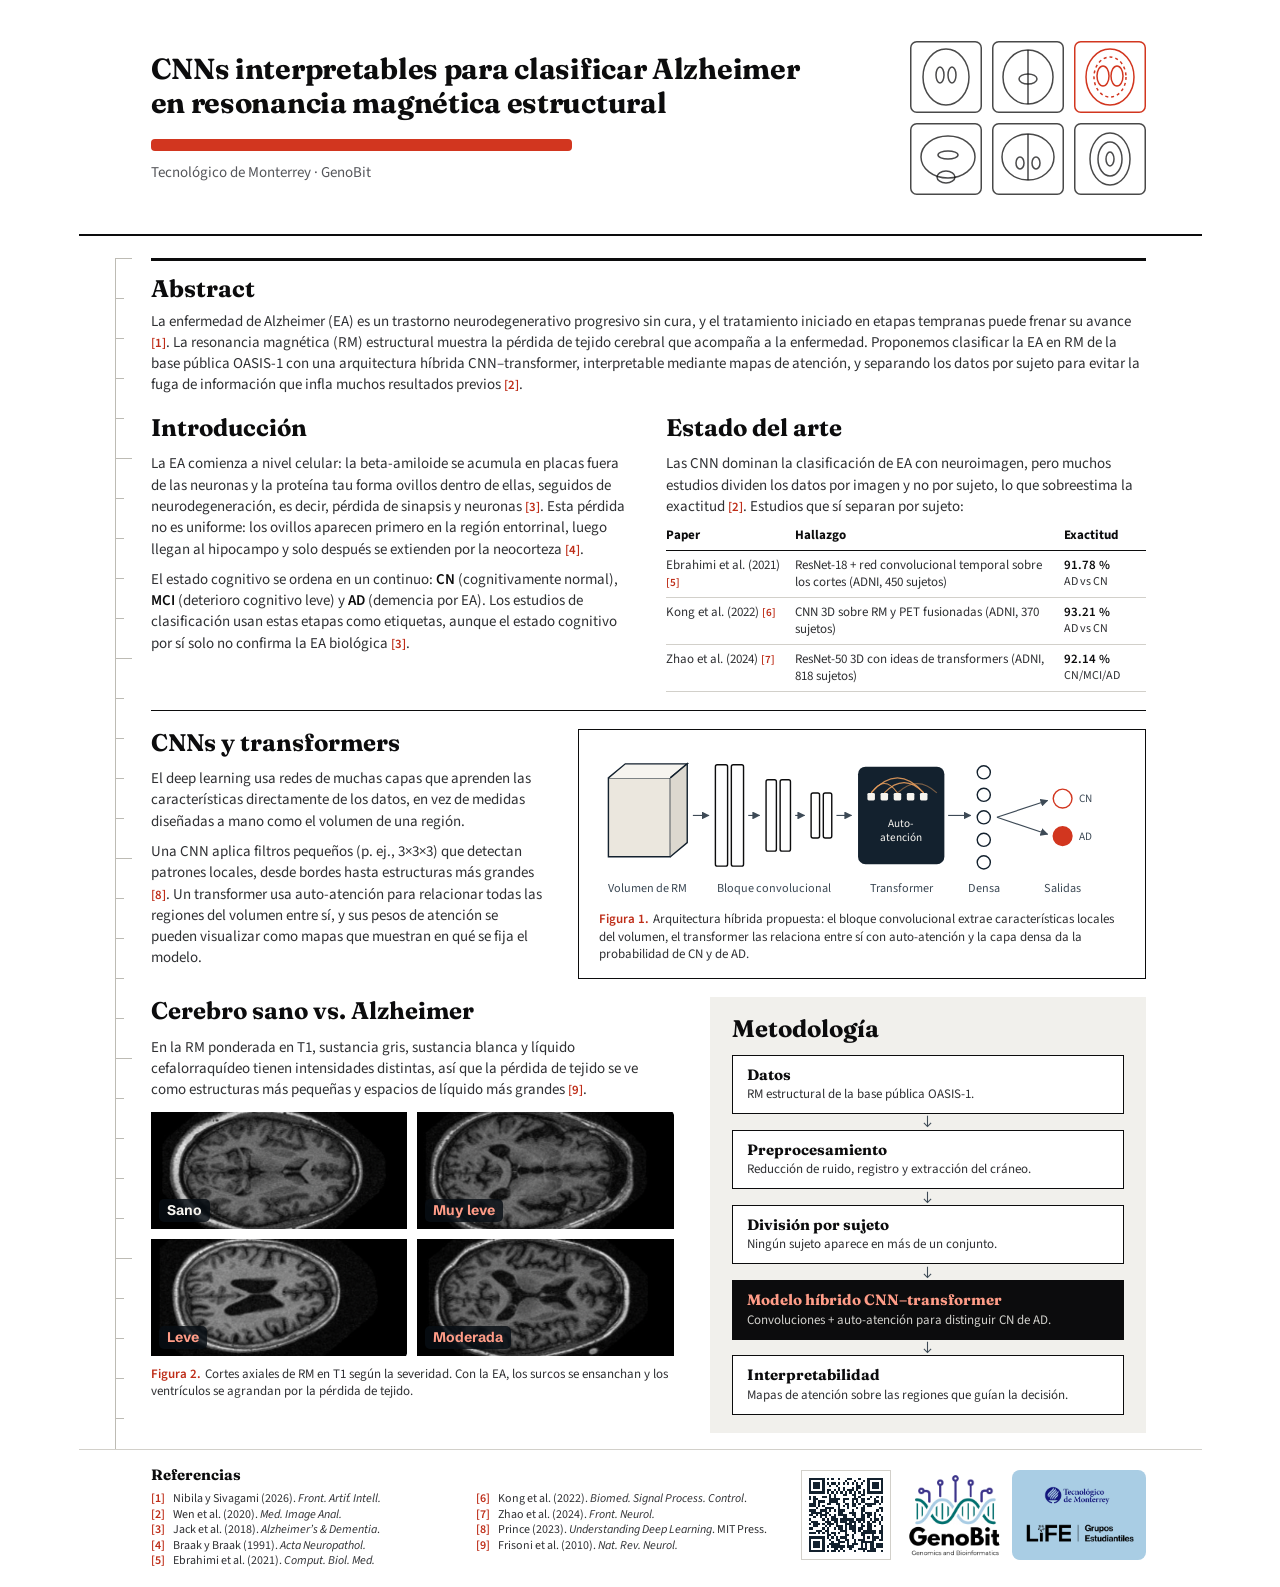
<file: docs/poster/poster.html>
<!DOCTYPE html>
<html lang="es">
<head>
<meta charset="utf-8">
<meta name="viewport" content="width=1123">
<title>Póster de investigación — CNNs interpretables para Alzheimer</title>
<link rel="preconnect" href="https://fonts.googleapis.com">
<link rel="preconnect" href="https://fonts.gstatic.com" crossorigin>
<link href="https://fonts.googleapis.com/css2?family=Fraunces:opsz,wght@9..144,600;9..144,700&family=Schibsted+Grotesk:wght@500;700&family=Source+Sans+3:wght@400;600&display=swap" rel="stylesheet">
<style>
  /* ------------------------------------------------------------------
     Póster A3 vertical: 1123 × 1587 px (proporción A, escala a A0).
     Contenido tomado de docs/manuscript/v1 (rama manuscript).
     Las barras grises (.ph) marcan lo que aún falta (autores).
     Imágenes en assets/ (logos y cortes de RM).
     ------------------------------------------------------------------ */
  :root {
    --navy: #0C0C0D;
    --paper: #FFFFFF;
    --sand: #F1F0EC;
    --white: #FFFFFF;
    --blue: #0C0C0D;
    --orange: #D2361F;
    --orange-text: #BE2D18;
    --peach: #FF9C87;
    --text: #2F3033;
    --line: #D2D0CA;
    --ph: #CFCAC0;
    --ruler: #BDBBB4;
    --ink: #0C0C0D;            /* texto enfatizado, filetes */
    --header-bg: #FFFFFF;
    --on-header: #0C0C0D;
    --on-header-2: #55565A;
    --slice: #0C0C0D;
    --slice-hi: #D2361F;

    --page-w: 1123px;
    --page-h: 1587px;
    --pad-l: 72px;   /* margen izquierdo (regla de coordenadas) */
    --pad-r: 56px;
    --header-h: 236px;
    --footer-h: 138px;
    --gap: 18px;
  }

  @page { size: A3 portrait; margin: 0; }

  * { box-sizing: border-box; margin: 0; padding: 0; }

  html, body {
    background: var(--paper);
    -webkit-print-color-adjust: exact;
    print-color-adjust: exact;
  }

  body {
    font-family: "Source Sans 3", system-ui, sans-serif;
    font-size: 15px;
    line-height: 1.42;
    color: var(--text);
  }

  .page {
    position: relative;
    width: var(--page-w);
    height: var(--page-h);
    overflow: hidden;
    background: var(--paper);
    margin: 0 auto;
    display: flex;
    flex-direction: column;
  }

  h1, h2, h3 { font-family: "Schibsted Grotesk", system-ui, sans-serif; }

  h2 {
    font-size: 24px;
    font-weight: 700;
    line-height: 1.15;
    color: var(--blue);
    margin-bottom: 12px;
  }

  p + p { margin-top: 9px; }
  strong { font-weight: 600; color: var(--ink); }
  .ref { color: var(--orange-text); font-weight: 600; font-size: 0.86em; }

  /* ---------- Placeholders (lo que falta) ---------- */
  .ph {
    display: block;
    height: 9px;
    border-radius: 3px;
    background: var(--ph);
  }

  /* ---------- Encabezado ---------- */
  .header {
    flex: 0 0 var(--header-h);
    background: var(--header-bg);
    padding: 34px var(--pad-r) 34px var(--pad-l);
    display: flex;
    align-items: center;
    justify-content: space-between;
    gap: 32px;
    border-bottom: 6px solid var(--orange);
    max-height: var(--header-h);
  }
  .header .titles { flex: 1; }
  .header h1 {
    font-size: 31px;
    font-weight: 700;
    line-height: 1.16;
    white-space: nowrap;
    color: var(--on-header);
    margin-bottom: 20px;
  }
  .ph-authors {
    display: block; height: 12px; width: 58%;
    border-radius: 4px; background: var(--peach);
    margin-bottom: 11px;
  }
  .affil {
    font-size: 15px;
    color: var(--on-header-2);
  }
  .slices {
    display: grid;
    grid-template-columns: repeat(3, 72px);
    grid-template-rows: repeat(2, 72px);
    gap: 10px;
  }
  .slices svg { display: block; width: 72px; height: 72px; stroke: var(--slice); }
  .slices svg:nth-child(3) { stroke: var(--slice-hi); }

  /* ---------- Cuerpo ---------- */
  .main {
    flex: 1;
    min-height: 0;
    padding: 22px var(--pad-r) 16px var(--pad-l);
    display: flex;
    flex-direction: column;
    gap: var(--gap);
  }

  /* Regla de coordenadas tipo atlas Talairach */
  .ruler {
    position: absolute;
    left: 36px;
    top: calc(var(--header-h) + 22px);
    bottom: var(--footer-h);
    width: 17px;
    background-image:
      linear-gradient(var(--ruler), var(--ruler)),
      repeating-linear-gradient(to bottom, var(--ruler) 0 1px, transparent 1px 200px),
      repeating-linear-gradient(to bottom, var(--ruler) 0 1px, transparent 1px 40px);
    background-size: 1px 100%, 17px 100%, 9px 100%;
    background-position: 0 0, 0 0, 0 0;
    background-repeat: no-repeat;
  }

  .card {
    background: var(--white);
    border: 1px solid var(--line);
    border-radius: 10px;
    padding: 20px 26px;
  }

  .abstract { flex: 0 0 auto; }
  .abstract h2 { color: var(--ink); margin-bottom: 8px; }

  .row { display: grid; gap: 36px; }
  .row-2 { grid-template-columns: 1fr 1fr; flex: 0 0 auto; }
  .row-dl {
    grid-template-columns: 1fr 1.45fr;
    flex: 0 0 auto;
    border-top: 1px solid var(--ink);
    padding-top: 18px;
  }
  .row-last { grid-template-columns: 1.2fr 1fr; flex: 1; min-height: 0; }

  /* Tabla estado del arte */
  table.data {
    width: 100%;
    border-collapse: collapse;
    margin-top: 10px;
    font-size: 13px;
    line-height: 1.3;
  }
  table.data th {
    font-family: "Schibsted Grotesk", system-ui, sans-serif;
    font-weight: 700;
    font-size: 13px;
    color: var(--ink);
    text-align: left;
    padding: 0 10px 6px 0;
    border-bottom: 1px solid var(--ink);
  }
  table.data td {
    padding: 6px 10px 6px 0;
    border-bottom: 1px solid var(--line);
    vertical-align: top;
  }
  table.data td:last-child { padding-right: 0; }
  table.data td.metric { font-weight: 600; color: var(--ink); }
  table.data td.metric small { display: block; font-weight: 400; color: var(--text); font-size: 12px; }
  table.data col.c1 { width: 27%; }
  table.data col.c2 { width: 56%; }
  table.data col.c3 { width: 17%; }

  /* Figuras */
  .figure {
    background: var(--white);
    border: 1px solid var(--line);
    border-radius: 10px;
    padding: 16px 20px 14px;
  }
  .figure svg { display: block; width: 100%; height: auto; }
  .caption {
    margin-top: 10px;
    font-size: 13px;
    line-height: 1.35;
  }
  .caption .lbl {
    font-weight: 600;
    color: var(--orange-text);
    margin-right: 4px;
  }

  /* Sano vs Alzheimer: 4 etapas, cortes axiales T1 reales */
  .compare { display: grid; grid-template-columns: 1fr 1fr; gap: 10px; margin-top: 12px; }
  .panel {
    position: relative;
    background: var(--navy);
    border-radius: 10px;
    overflow: hidden;
  }
  .panel img {
    display: block; width: 100%;
    aspect-ratio: 2.2 / 1; object-fit: cover; /* recorta márgenes negros */
  }
  .panel .tag {
    position: absolute;
    left: 8px; bottom: 7px;
    font-family: "Schibsted Grotesk", system-ui, sans-serif;
    font-weight: 700;
    font-size: 14px;
    line-height: 1;
    color: #F6F4EF;
    background: rgba(8, 14, 20, 0.82);
    border-radius: 5px;
    padding: 4px 8px 5px;
  }
  .panel.ad .tag { color: var(--peach); }

  /* Metodología */
  .method {
    background: var(--sand);
    border-radius: 12px;
    padding: 18px 22px;
    display: flex;
    flex-direction: column;
  }
  .pipeline { flex: 1; display: flex; flex-direction: column; justify-content: space-between; }
  .step {
    background: var(--white);
    border: 1px solid var(--line);
    border-radius: 8px;
    padding: 9px 14px 10px;
    font-size: 13px;
    line-height: 1.3;
  }
  .step h3 {
    font-size: 15px;
    font-weight: 700;
    color: var(--ink);
    margin-bottom: 2px;
  }
  .step.key { background: var(--navy); border-color: var(--navy); color: rgba(246, 244, 239, 0.85); }
  .step.key h3 { color: var(--peach); }
  .arrow { display: block; margin: 1px auto; width: 11px; height: 13px; flex: 0 0 auto; }

  /* ---------- Pie ---------- */
  .footer {
    flex: 0 0 var(--footer-h);
    border-top: 1px solid var(--line);
    padding: 14px var(--pad-r) 18px var(--pad-l);
    display: flex;
    align-items: flex-start;
    gap: 16px;
  }
  .refs { flex: 1; min-width: 0; }
  .refs h3 {
    font-size: 15px;
    font-weight: 700;
    color: var(--ink);
    margin-bottom: 6px;
  }
  .refs ol {
    list-style: none;
    font-size: 12px;
    line-height: 1.3;
    columns: 2;
    column-gap: 16px;
  }
  .refs li { break-inside: avoid; padding-left: 22px; text-indent: -22px; }
  .refs li b { font-weight: 600; color: var(--orange-text); display: inline-block; width: 22px; text-indent: 0; }
  .refs i { font-style: italic; }
  .slot {
    border: 1px solid var(--line);
    border-radius: 6px;
    background: var(--white);
    display: flex;
    align-items: center;
    justify-content: center;
    font-size: 12px;
    color: #8A8F94;
    flex: 0 0 auto;
    margin-top: 6px;
  }
  .slot.qr { width: 90px; height: 90px; }
  .logos {
    flex: 0 0 auto;
    display: flex;
    align-items: center;
    gap: 10px;
    margin-top: 6px;
    height: 90px;
  }
  .logos .genobit {
    height: 84px; width: auto; display: block;
    mix-blend-mode: multiply; /* el blanco del PNG desaparece sobre el papel */
  }
  .logos .inst {
    height: 90px;
    width: 134px;
    background: #A9CDE4; /* azul de los logos de LIFE y Tec */
    border-radius: 8px;
    display: flex;
    flex-direction: column;
    align-items: center;
    justify-content: center;
    gap: 6px;
  }
  .logos .inst img { display: block; height: 30px; width: auto; }


  /* ---------- Acabado editorial (blanco y negro, serif, un rojo) ---------- */
  h1, h2, h3 { font-family:"Fraunces", Georgia, serif; }
  .header { border-bottom:0; box-shadow:inset 0 -2px 0 #0C0C0D; }
  .header h1 { font-size:29px; letter-spacing:-0.01em; }
  .ph-authors { background:#D2361F; }
  .card { border:0; border-top:3px solid #0C0C0D; border-radius:0; padding:14px 0 0; background:transparent; }
  .figure, .step, .panel, .method, .slot { border-radius:0; }
  .figure { border-color:#0C0C0D; }
  .step { border-color:#0C0C0D; }
  .step.key { background:#0C0C0D; }
  .step.key h3 { color:#FF9C87; }
  .figure svg [stroke="#2F6FB3"] { stroke:#0C0C0D; }
  .figure svg [stroke="#C4621C"] { stroke:#D2361F; }
  .figure svg [fill="#C4621C"] { fill:#D2361F; }
  table.data th, table.data td.metric { font-family:"Source Sans 3", sans-serif; }

  @media print {
    html, body { width: var(--page-w); height: var(--page-h); }
    .page { margin: 0; }
  }
</style>
</head>
<body>
<div class="page">

  <!-- 1. Encabezado -->
  <header class="header">
    <div class="titles">
      <h1>CNNs interpretables para clasificar Alzheimer<br>en resonancia magnética estructural</h1>
      <span class="ph-authors" aria-label="Autores (por definir)"></span>
      <p class="affil">Tecnológico de Monterrey · GenoBit</p>
    </div>

    <!-- Cuadrícula 3×2 de cortes esquemáticos -->
    <div class="slices" aria-hidden="true">
      <svg viewBox="0 0 72 72" fill="none" stroke="#F6F4EF" stroke-opacity="0.75" stroke-width="1.5">
        <rect x="0.75" y="0.75" width="70.5" height="70.5" rx="6"/>
        <ellipse cx="36" cy="36" rx="23" ry="28"/>
        <ellipse cx="30" cy="34" rx="4" ry="8"/><ellipse cx="42" cy="34" rx="4" ry="8"/>
      </svg>
      <svg viewBox="0 0 72 72" fill="none" stroke="#F6F4EF" stroke-opacity="0.75" stroke-width="1.5">
        <rect x="0.75" y="0.75" width="70.5" height="70.5" rx="6"/>
        <ellipse cx="36" cy="36" rx="25" ry="27"/>
        <path d="M36 9 V63"/>
        <ellipse cx="36" cy="38" rx="9" ry="5"/>
      </svg>
      <svg viewBox="0 0 72 72" fill="none" stroke="#F0A35E" stroke-width="1.5">
        <rect x="0.75" y="0.75" width="70.5" height="70.5" rx="6"/>
        <ellipse cx="36" cy="36" rx="24" ry="28"/>
        <ellipse cx="29" cy="35" rx="6" ry="10"/><ellipse cx="43" cy="35" rx="6" ry="10"/>
        <ellipse cx="36" cy="36" rx="16" ry="20" stroke-dasharray="3 3"/>
      </svg>
      <svg viewBox="0 0 72 72" fill="none" stroke="#F6F4EF" stroke-opacity="0.75" stroke-width="1.5">
        <rect x="0.75" y="0.75" width="70.5" height="70.5" rx="6"/>
        <ellipse cx="38" cy="34" rx="27" ry="21"/>
        <ellipse cx="36" cy="54" rx="9" ry="6"/>
        <ellipse cx="38" cy="32" rx="10" ry="4"/>
      </svg>
      <svg viewBox="0 0 72 72" fill="none" stroke="#F6F4EF" stroke-opacity="0.75" stroke-width="1.5">
        <rect x="0.75" y="0.75" width="70.5" height="70.5" rx="6"/>
        <ellipse cx="36" cy="34" rx="26" ry="23"/>
        <path d="M36 11 V57"/>
        <ellipse cx="28" cy="40" rx="4" ry="6"/><ellipse cx="44" cy="40" rx="4" ry="6"/>
      </svg>
      <svg viewBox="0 0 72 72" fill="none" stroke="#F6F4EF" stroke-opacity="0.75" stroke-width="1.5">
        <rect x="0.75" y="0.75" width="70.5" height="70.5" rx="6"/>
        <ellipse cx="36" cy="36" rx="20" ry="26"/>
        <ellipse cx="36" cy="36" rx="12" ry="17"/>
        <ellipse cx="36" cy="36" rx="4" ry="7"/>
      </svg>
    </div>
  </header>

  <!-- Regla de coordenadas -->
  <div class="ruler" aria-hidden="true"></div>

  <main class="main">

    <!-- 2. Abstract -->
    <section class="card abstract">
      <h2>Abstract</h2>
      <p>La enfermedad de Alzheimer (EA) es un trastorno neurodegenerativo progresivo sin cura, y el tratamiento iniciado en etapas tempranas puede frenar su avance <span class="ref">[1]</span>. La resonancia magnética (RM) estructural muestra la pérdida de tejido cerebral que acompaña a la enfermedad. Proponemos clasificar la EA en RM de la base pública <span style="white-space:nowrap">OASIS-1</span> con una arquitectura híbrida CNN–transformer, interpretable mediante mapas de atención, y separando los datos por sujeto para evitar la fuga de información que infla muchos resultados previos <span class="ref">[2]</span>.</p>
    </section>

    <!-- 3. Introducción | Estado del arte -->
    <div class="row row-2">
      <section>
        <h2>Introducción</h2>
        <p>La EA comienza a nivel celular: la beta-amiloide se acumula en placas fuera de las neuronas y la proteína tau forma ovillos dentro de ellas, seguidos de neurodegeneración, es decir, pérdida de sinapsis y neuronas <span class="ref">[3]</span>. Esta pérdida no es uniforme: los ovillos aparecen primero en la región entorrinal, luego llegan al hipocampo y solo después se extienden por la neocorteza <span class="ref">[4]</span>.</p>
        <p>El estado cognitivo se ordena en un continuo: <strong>CN</strong> (cognitivamente normal), <strong>MCI</strong> (deterioro cognitivo leve) y <strong>AD</strong> (demencia por EA). Los estudios de clasificación usan estas etapas como etiquetas, aunque el estado cognitivo por sí solo no confirma la EA biológica <span class="ref">[3]</span>.</p>
      </section>

      <section>
        <h2>Estado del arte</h2>
        <p>Las CNN dominan la clasificación de EA con neuroimagen, pero muchos estudios dividen los datos por imagen y no por sujeto, lo que sobreestima la exactitud <span class="ref">[2]</span>. Estudios que sí separan por sujeto:</p>
        <table class="data">
          <colgroup><col class="c1"><col class="c2"><col class="c3"></colgroup>
          <thead>
            <tr><th>Paper</th><th>Hallazgo</th><th>Exactitud</th></tr>
          </thead>
          <tbody>
            <tr>
              <td>Ebrahimi et al. (2021) <span class="ref">[5]</span></td>
              <td>ResNet-18 + red convolucional temporal sobre los cortes (ADNI, 450 sujetos)</td>
              <td class="metric">91.78 %<small>AD vs CN</small></td>
            </tr>
            <tr>
              <td>Kong et al. (2022) <span class="ref">[6]</span></td>
              <td>CNN 3D sobre RM y PET fusionadas (ADNI, 370 sujetos)</td>
              <td class="metric">93.21 %<small>AD vs CN</small></td>
            </tr>
            <tr>
              <td>Zhao et al. (2024) <span class="ref">[7]</span></td>
              <td>ResNet-50 3D con ideas de transformers (ADNI, 818 sujetos)</td>
              <td class="metric">92.14 %<small>CN/MCI/AD</small></td>
            </tr>
          </tbody>
        </table>
      </section>
    </div>

    <!-- 4. Deep learning y CNNs | Diagrama de la CNN -->
    <div class="row row-dl">
      <section>
        <h2>CNNs y transformers</h2>
        <p>El deep learning usa redes de muchas capas que aprenden las características directamente de los datos, en vez de medidas diseñadas a mano como el volumen de una región.</p>
        <p>Una CNN aplica filtros pequeños (p. ej., 3×3×3) que detectan patrones locales, desde bordes hasta estructuras más grandes <span class="ref">[8]</span>. Un transformer usa auto-atención para relacionar todas las regiones del volumen entre sí, y sus pesos de atención se pueden visualizar como mapas que muestran en qué se fija el modelo.</p>
      </section>

      <figure class="figure">
        <svg viewBox="0 22 560 166" fill="none" font-family="Source Sans 3, sans-serif" font-size="13" aria-label="Esquema de la arquitectura híbrida CNN–transformer">
          <defs>
            <marker id="ah" viewBox="0 0 10 10" refX="9" refY="5" markerWidth="7" markerHeight="7" orient="auto">
              <path d="M0 0 L10 5 L0 10 Z" fill="#3D4A56"/>
            </marker>
          </defs>

          <!-- Volumen de entrada -->
          <g stroke="#13212E" stroke-width="1.5">
            <path d="M10 56 H76 V140 H10 Z" fill="#EBE7DE"/>
            <path d="M10 56 L28 41 H94 L76 56" fill="#F6F4EF"/>
            <path d="M76 56 L94 41 V125 L76 140" fill="#DCD8CF"/>
          </g>

          <!-- Capas convolucionales -->
          <g stroke="#2F6FB3" stroke-width="1.5" fill="#FFFFFF">
            <rect x="124" y="42" width="13" height="108" rx="2"/>
            <rect x="141" y="42" width="13" height="108" rx="2"/>
            <rect x="178" y="58" width="11" height="76" rx="2"/>
            <rect x="193" y="58" width="11" height="76" rx="2"/>
            <rect x="226" y="72" width="9" height="48" rx="2"/>
            <rect x="239" y="72" width="9" height="48" rx="2"/>
          </g>

          <!-- Transformer (auto-atención) -->
          <rect x="276" y="44" width="92" height="104" rx="8" fill="#13212E"/>
          <g stroke="#F0A35E" stroke-width="1.2" stroke-opacity="0.85">
            <path d="M290 72 Q304 52 318 72"/>
            <path d="M290 72 Q318 40 346 72"/>
            <path d="M304 72 Q325 50 346 72"/>
            <path d="M318 72 Q339 52 360 72" stroke-opacity="0.45"/>
          </g>
          <g fill="#F6F4EF">
            <rect x="286" y="72" width="8" height="8" rx="1.5"/>
            <rect x="300" y="72" width="8" height="8" rx="1.5"/>
            <rect x="314" y="72" width="8" height="8" rx="1.5"/>
            <rect x="328" y="72" width="8" height="8" rx="1.5"/>
            <rect x="342" y="72" width="8" height="8" rx="1.5"/>
          </g>
          <g fill="#F6F4EF" font-size="12" text-anchor="middle">
            <text x="322" y="108">Auto-</text>
            <text x="322" y="123">atención</text>
          </g>

          <!-- Capa densa -->
          <g stroke="#13212E" stroke-width="1.5" fill="#FFFFFF">
            <circle cx="410" cy="50" r="7"/><circle cx="410" cy="74" r="7"/>
            <circle cx="410" cy="98" r="7"/><circle cx="410" cy="122" r="7"/>
            <circle cx="410" cy="146" r="7"/>
          </g>

          <!-- 2 salidas -->
          <g stroke="#C4621C" stroke-width="1.5">
            <circle cx="494" cy="78" r="10" fill="#FFFFFF"/>
            <circle cx="494" cy="118" r="10" fill="#C4621C"/>
          </g>
          <g fill="#3D4A56" font-size="12">
            <text x="511" y="82">CN</text>
            <text x="511" y="122">AD</text>
          </g>

          <!-- Conexiones -->
          <g stroke="#3D4A56" stroke-width="1.2" marker-end="url(#ah)">
            <path d="M100 96 H117"/>
            <path d="M159 96 H171"/>
            <path d="M209 96 H219"/>
            <path d="M253 96 H269"/>
            <path d="M372 96 H396"/>
            <path d="M424 98 L478 80"/>
            <path d="M424 98 L478 116"/>
          </g>

          <g fill="#3D4A56" text-anchor="middle">
            <text x="52" y="178">Volumen de RM</text>
            <text x="186" y="178">Bloque convolucional</text>
            <text x="322" y="178">Transformer</text>
            <text x="410" y="178">Densa</text>
            <text x="494" y="178">Salidas</text>
          </g>
        </svg>
        <figcaption class="caption">
          <span class="lbl">Figura 1.</span>Arquitectura híbrida propuesta: el bloque convolucional extrae características locales del volumen, el transformer las relaciona entre sí con auto-atención y la capa densa da la probabilidad de CN y de AD.
        </figcaption>
      </figure>
    </div>

    <!-- 5. Cerebro sano vs. Alzheimer | Metodología -->
    <div class="row row-last">
      <section>
        <h2>Cerebro sano vs. Alzheimer</h2>
        <p>En la RM ponderada en T1, sustancia gris, sustancia blanca y líquido cefalorraquídeo tienen intensidades distintas, así que la pérdida de tejido se ve como estructuras más pequeñas y espacios de líquido más grandes <span class="ref">[9]</span>.</p>

        <div class="compare">
          <div class="panel">
            <img src="assets/mri-sano.png" alt="Corte axial T1, cerebro sano">
            <span class="tag">Sano</span>
          </div>
          <div class="panel ad">
            <img src="assets/mri-muy-leve.png" alt="Corte axial T1, Alzheimer muy leve">
            <span class="tag">Muy leve</span>
          </div>
          <div class="panel ad">
            <img src="assets/mri-leve.png" alt="Corte axial T1, Alzheimer leve">
            <span class="tag">Leve</span>
          </div>
          <div class="panel ad">
            <img src="assets/mri-moderada.png" alt="Corte axial T1, Alzheimer moderado">
            <span class="tag">Moderada</span>
          </div>
        </div>
        <p class="caption">
          <span class="lbl">Figura 2.</span>Cortes axiales de RM en T1 según la severidad. Con la EA, los surcos se ensanchan y los ventrículos se agrandan por la pérdida de tejido.
        </p>
      </section>

      <section class="method">
        <h2>Metodología</h2>
        <div class="pipeline">
          <div class="step"><h3>Datos</h3>RM estructural de la base pública OASIS-1.</div>
          <svg class="arrow" viewBox="0 0 14 18" fill="none" stroke="#3D4A56" stroke-width="1.5"><path d="M7 1 V16 M2 11 L7 16 L12 11"/></svg>
          <div class="step"><h3>Preprocesamiento</h3>Reducción de ruido, registro y extracción del cráneo.</div>
          <svg class="arrow" viewBox="0 0 14 18" fill="none" stroke="#3D4A56" stroke-width="1.5"><path d="M7 1 V16 M2 11 L7 16 L12 11"/></svg>
          <div class="step"><h3>División por sujeto</h3>Ningún sujeto aparece en más de un conjunto.</div>
          <svg class="arrow" viewBox="0 0 14 18" fill="none" stroke="#3D4A56" stroke-width="1.5"><path d="M7 1 V16 M2 11 L7 16 L12 11"/></svg>
          <div class="step key"><h3>Modelo híbrido CNN–transformer</h3>Convoluciones + auto-atención para distinguir CN de AD.</div>
          <svg class="arrow" viewBox="0 0 14 18" fill="none" stroke="#3D4A56" stroke-width="1.5"><path d="M7 1 V16 M2 11 L7 16 L12 11"/></svg>
          <div class="step"><h3>Interpretabilidad</h3>Mapas de atención sobre las regiones que guían la decisión.</div>
        </div>
      </section>
    </div>

  </main>

  <!-- 6. Pie -->
  <footer class="footer">
    <div class="refs">
      <h3>Referencias</h3>
      <ol>
        <li><b>[1]</b>Nibila y Sivagami (2026). <i>Front. Artif. Intell.</i></li>
        <li><b>[2]</b>Wen et al. (2020). <i>Med. Image Anal.</i></li>
        <li><b>[3]</b>Jack et al. (2018). <i>Alzheimer’s &amp; Dementia</i>.</li>
        <li><b>[4]</b>Braak y Braak (1991). <i>Acta Neuropathol.</i></li>
        <li><b>[5]</b>Ebrahimi et al. (2021). <i>Comput. Biol. Med.</i></li>
        <li><b>[6]</b>Kong et al. (2022). <i>Biomed. Signal Process. Control</i>.</li>
        <li><b>[7]</b>Zhao et al. (2024). <i>Front. Neurol.</i></li>
        <li><b>[8]</b>Prince (2023). <i>Understanding Deep Learning</i>. MIT Press.</li>
        <li><b>[9]</b>Frisoni et al. (2010). <i>Nat. Rev. Neurol.</i></li>
      </ol>
    </div>
    <div class="slot qr"><svg viewBox="0 0 33 33" width="74" height="74" shape-rendering="crispEdges" aria-label="QR del repositorio"><path fill="#13212E" d="M0 0h1v1h-1zM1 0h1v1h-1zM2 0h1v1h-1zM3 0h1v1h-1zM4 0h1v1h-1zM5 0h1v1h-1zM6 0h1v1h-1zM8 0h1v1h-1zM10 0h1v1h-1zM13 0h1v1h-1zM17 0h1v1h-1zM18 0h1v1h-1zM22 0h1v1h-1zM26 0h1v1h-1zM27 0h1v1h-1zM28 0h1v1h-1zM29 0h1v1h-1zM30 0h1v1h-1zM31 0h1v1h-1zM32 0h1v1h-1zM0 1h1v1h-1zM6 1h1v1h-1zM16 1h1v1h-1zM20 1h1v1h-1zM24 1h1v1h-1zM26 1h1v1h-1zM32 1h1v1h-1zM0 2h1v1h-1zM2 2h1v1h-1zM3 2h1v1h-1zM4 2h1v1h-1zM6 2h1v1h-1zM8 2h1v1h-1zM10 2h1v1h-1zM11 2h1v1h-1zM13 2h1v1h-1zM15 2h1v1h-1zM17 2h1v1h-1zM19 2h1v1h-1zM21 2h1v1h-1zM23 2h1v1h-1zM26 2h1v1h-1zM28 2h1v1h-1zM29 2h1v1h-1zM30 2h1v1h-1zM32 2h1v1h-1zM0 3h1v1h-1zM2 3h1v1h-1zM3 3h1v1h-1zM4 3h1v1h-1zM6 3h1v1h-1zM9 3h1v1h-1zM12 3h1v1h-1zM21 3h1v1h-1zM22 3h1v1h-1zM26 3h1v1h-1zM28 3h1v1h-1zM29 3h1v1h-1zM30 3h1v1h-1zM32 3h1v1h-1zM0 4h1v1h-1zM2 4h1v1h-1zM3 4h1v1h-1zM4 4h1v1h-1zM6 4h1v1h-1zM13 4h1v1h-1zM15 4h1v1h-1zM19 4h1v1h-1zM21 4h1v1h-1zM22 4h1v1h-1zM26 4h1v1h-1zM28 4h1v1h-1zM29 4h1v1h-1zM30 4h1v1h-1zM32 4h1v1h-1zM0 5h1v1h-1zM6 5h1v1h-1zM8 5h1v1h-1zM9 5h1v1h-1zM11 5h1v1h-1zM13 5h1v1h-1zM15 5h1v1h-1zM17 5h1v1h-1zM18 5h1v1h-1zM19 5h1v1h-1zM21 5h1v1h-1zM24 5h1v1h-1zM26 5h1v1h-1zM32 5h1v1h-1zM0 6h1v1h-1zM1 6h1v1h-1zM2 6h1v1h-1zM3 6h1v1h-1zM4 6h1v1h-1zM5 6h1v1h-1zM6 6h1v1h-1zM8 6h1v1h-1zM10 6h1v1h-1zM12 6h1v1h-1zM14 6h1v1h-1zM16 6h1v1h-1zM18 6h1v1h-1zM20 6h1v1h-1zM22 6h1v1h-1zM24 6h1v1h-1zM26 6h1v1h-1zM27 6h1v1h-1zM28 6h1v1h-1zM29 6h1v1h-1zM30 6h1v1h-1zM31 6h1v1h-1zM32 6h1v1h-1zM9 7h1v1h-1zM11 7h1v1h-1zM15 7h1v1h-1zM16 7h1v1h-1zM19 7h1v1h-1zM20 7h1v1h-1zM23 7h1v1h-1zM24 7h1v1h-1zM0 8h1v1h-1zM2 8h1v1h-1zM6 8h1v1h-1zM7 8h1v1h-1zM9 8h1v1h-1zM11 8h1v1h-1zM20 8h1v1h-1zM22 8h1v1h-1zM27 8h1v1h-1zM30 8h1v1h-1zM32 8h1v1h-1zM0 9h1v1h-1zM2 9h1v1h-1zM3 9h1v1h-1zM9 9h1v1h-1zM10 9h1v1h-1zM11 9h1v1h-1zM12 9h1v1h-1zM13 9h1v1h-1zM15 9h1v1h-1zM16 9h1v1h-1zM17 9h1v1h-1zM19 9h1v1h-1zM20 9h1v1h-1zM21 9h1v1h-1zM23 9h1v1h-1zM24 9h1v1h-1zM26 9h1v1h-1zM29 9h1v1h-1zM32 9h1v1h-1zM2 10h1v1h-1zM4 10h1v1h-1zM5 10h1v1h-1zM6 10h1v1h-1zM9 10h1v1h-1zM10 10h1v1h-1zM11 10h1v1h-1zM12 10h1v1h-1zM15 10h1v1h-1zM19 10h1v1h-1zM21 10h1v1h-1zM23 10h1v1h-1zM24 10h1v1h-1zM29 10h1v1h-1zM30 10h1v1h-1zM32 10h1v1h-1zM0 11h1v1h-1zM1 11h1v1h-1zM2 11h1v1h-1zM4 11h1v1h-1zM8 11h1v1h-1zM9 11h1v1h-1zM12 11h1v1h-1zM13 11h1v1h-1zM16 11h1v1h-1zM17 11h1v1h-1zM19 11h1v1h-1zM20 11h1v1h-1zM22 11h1v1h-1zM25 11h1v1h-1zM26 11h1v1h-1zM27 11h1v1h-1zM28 11h1v1h-1zM29 11h1v1h-1zM31 11h1v1h-1zM0 12h1v1h-1zM1 12h1v1h-1zM2 12h1v1h-1zM4 12h1v1h-1zM6 12h1v1h-1zM13 12h1v1h-1zM15 12h1v1h-1zM17 12h1v1h-1zM19 12h1v1h-1zM20 12h1v1h-1zM24 12h1v1h-1zM26 12h1v1h-1zM27 12h1v1h-1zM3 13h1v1h-1zM7 13h1v1h-1zM8 13h1v1h-1zM9 13h1v1h-1zM10 13h1v1h-1zM13 13h1v1h-1zM17 13h1v1h-1zM21 13h1v1h-1zM23 13h1v1h-1zM24 13h1v1h-1zM31 13h1v1h-1zM32 13h1v1h-1zM0 14h1v1h-1zM1 14h1v1h-1zM2 14h1v1h-1zM5 14h1v1h-1zM6 14h1v1h-1zM7 14h1v1h-1zM9 14h1v1h-1zM11 14h1v1h-1zM13 14h1v1h-1zM14 14h1v1h-1zM15 14h1v1h-1zM19 14h1v1h-1zM23 14h1v1h-1zM24 14h1v1h-1zM30 14h1v1h-1zM32 14h1v1h-1zM1 15h1v1h-1zM2 15h1v1h-1zM3 15h1v1h-1zM4 15h1v1h-1zM5 15h1v1h-1zM7 15h1v1h-1zM8 15h1v1h-1zM13 15h1v1h-1zM14 15h1v1h-1zM18 15h1v1h-1zM19 15h1v1h-1zM20 15h1v1h-1zM23 15h1v1h-1zM25 15h1v1h-1zM26 15h1v1h-1zM27 15h1v1h-1zM29 15h1v1h-1zM0 16h1v1h-1zM1 16h1v1h-1zM3 16h1v1h-1zM5 16h1v1h-1zM6 16h1v1h-1zM7 16h1v1h-1zM9 16h1v1h-1zM11 16h1v1h-1zM13 16h1v1h-1zM14 16h1v1h-1zM15 16h1v1h-1zM16 16h1v1h-1zM19 16h1v1h-1zM20 16h1v1h-1zM23 16h1v1h-1zM24 16h1v1h-1zM26 16h1v1h-1zM27 16h1v1h-1zM29 16h1v1h-1zM31 16h1v1h-1zM2 17h1v1h-1zM5 17h1v1h-1zM7 17h1v1h-1zM10 17h1v1h-1zM11 17h1v1h-1zM15 17h1v1h-1zM16 17h1v1h-1zM20 17h1v1h-1zM23 17h1v1h-1zM24 17h1v1h-1zM26 17h1v1h-1zM29 17h1v1h-1zM32 17h1v1h-1zM0 18h1v1h-1zM6 18h1v1h-1zM8 18h1v1h-1zM10 18h1v1h-1zM11 18h1v1h-1zM12 18h1v1h-1zM14 18h1v1h-1zM15 18h1v1h-1zM16 18h1v1h-1zM17 18h1v1h-1zM18 18h1v1h-1zM19 18h1v1h-1zM21 18h1v1h-1zM22 18h1v1h-1zM23 18h1v1h-1zM24 18h1v1h-1zM27 18h1v1h-1zM29 18h1v1h-1zM30 18h1v1h-1zM32 18h1v1h-1zM1 19h1v1h-1zM2 19h1v1h-1zM3 19h1v1h-1zM7 19h1v1h-1zM8 19h1v1h-1zM9 19h1v1h-1zM11 19h1v1h-1zM12 19h1v1h-1zM14 19h1v1h-1zM15 19h1v1h-1zM16 19h1v1h-1zM18 19h1v1h-1zM19 19h1v1h-1zM20 19h1v1h-1zM22 19h1v1h-1zM24 19h1v1h-1zM26 19h1v1h-1zM28 19h1v1h-1zM29 19h1v1h-1zM31 19h1v1h-1zM0 20h1v1h-1zM2 20h1v1h-1zM3 20h1v1h-1zM4 20h1v1h-1zM6 20h1v1h-1zM8 20h1v1h-1zM9 20h1v1h-1zM10 20h1v1h-1zM12 20h1v1h-1zM16 20h1v1h-1zM17 20h1v1h-1zM18 20h1v1h-1zM20 20h1v1h-1zM23 20h1v1h-1zM26 20h1v1h-1zM27 20h1v1h-1zM31 20h1v1h-1zM2 21h1v1h-1zM3 21h1v1h-1zM7 21h1v1h-1zM9 21h1v1h-1zM12 21h1v1h-1zM13 21h1v1h-1zM14 21h1v1h-1zM16 21h1v1h-1zM18 21h1v1h-1zM19 21h1v1h-1zM20 21h1v1h-1zM23 21h1v1h-1zM24 21h1v1h-1zM26 21h1v1h-1zM27 21h1v1h-1zM29 21h1v1h-1zM32 21h1v1h-1zM0 22h1v1h-1zM1 22h1v1h-1zM6 22h1v1h-1zM8 22h1v1h-1zM11 22h1v1h-1zM13 22h1v1h-1zM14 22h1v1h-1zM16 22h1v1h-1zM18 22h1v1h-1zM19 22h1v1h-1zM20 22h1v1h-1zM22 22h1v1h-1zM23 22h1v1h-1zM26 22h1v1h-1zM27 22h1v1h-1zM32 22h1v1h-1zM3 23h1v1h-1zM4 23h1v1h-1zM5 23h1v1h-1zM7 23h1v1h-1zM8 23h1v1h-1zM14 23h1v1h-1zM15 23h1v1h-1zM16 23h1v1h-1zM19 23h1v1h-1zM20 23h1v1h-1zM22 23h1v1h-1zM24 23h1v1h-1zM25 23h1v1h-1zM26 23h1v1h-1zM27 23h1v1h-1zM28 23h1v1h-1zM29 23h1v1h-1zM31 23h1v1h-1zM32 23h1v1h-1zM0 24h1v1h-1zM1 24h1v1h-1zM2 24h1v1h-1zM4 24h1v1h-1zM6 24h1v1h-1zM8 24h1v1h-1zM10 24h1v1h-1zM11 24h1v1h-1zM13 24h1v1h-1zM16 24h1v1h-1zM20 24h1v1h-1zM23 24h1v1h-1zM24 24h1v1h-1zM25 24h1v1h-1zM26 24h1v1h-1zM27 24h1v1h-1zM28 24h1v1h-1zM29 24h1v1h-1zM31 24h1v1h-1zM32 24h1v1h-1zM8 25h1v1h-1zM9 25h1v1h-1zM11 25h1v1h-1zM16 25h1v1h-1zM17 25h1v1h-1zM19 25h1v1h-1zM23 25h1v1h-1zM24 25h1v1h-1zM28 25h1v1h-1zM32 25h1v1h-1zM0 26h1v1h-1zM1 26h1v1h-1zM2 26h1v1h-1zM3 26h1v1h-1zM4 26h1v1h-1zM5 26h1v1h-1zM6 26h1v1h-1zM8 26h1v1h-1zM10 26h1v1h-1zM12 26h1v1h-1zM14 26h1v1h-1zM15 26h1v1h-1zM16 26h1v1h-1zM19 26h1v1h-1zM24 26h1v1h-1zM26 26h1v1h-1zM28 26h1v1h-1zM29 26h1v1h-1zM30 26h1v1h-1zM32 26h1v1h-1zM0 27h1v1h-1zM6 27h1v1h-1zM9 27h1v1h-1zM12 27h1v1h-1zM13 27h1v1h-1zM16 27h1v1h-1zM17 27h1v1h-1zM20 27h1v1h-1zM22 27h1v1h-1zM23 27h1v1h-1zM24 27h1v1h-1zM28 27h1v1h-1zM29 27h1v1h-1zM31 27h1v1h-1zM32 27h1v1h-1zM0 28h1v1h-1zM2 28h1v1h-1zM3 28h1v1h-1zM4 28h1v1h-1zM6 28h1v1h-1zM10 28h1v1h-1zM13 28h1v1h-1zM14 28h1v1h-1zM15 28h1v1h-1zM17 28h1v1h-1zM20 28h1v1h-1zM23 28h1v1h-1zM24 28h1v1h-1zM25 28h1v1h-1zM26 28h1v1h-1zM27 28h1v1h-1zM28 28h1v1h-1zM0 29h1v1h-1zM2 29h1v1h-1zM3 29h1v1h-1zM4 29h1v1h-1zM6 29h1v1h-1zM9 29h1v1h-1zM10 29h1v1h-1zM11 29h1v1h-1zM12 29h1v1h-1zM13 29h1v1h-1zM17 29h1v1h-1zM19 29h1v1h-1zM20 29h1v1h-1zM21 29h1v1h-1zM23 29h1v1h-1zM25 29h1v1h-1zM27 29h1v1h-1zM28 29h1v1h-1zM30 29h1v1h-1zM31 29h1v1h-1zM32 29h1v1h-1zM0 30h1v1h-1zM2 30h1v1h-1zM3 30h1v1h-1zM4 30h1v1h-1zM6 30h1v1h-1zM8 30h1v1h-1zM10 30h1v1h-1zM11 30h1v1h-1zM12 30h1v1h-1zM13 30h1v1h-1zM14 30h1v1h-1zM15 30h1v1h-1zM17 30h1v1h-1zM18 30h1v1h-1zM19 30h1v1h-1zM23 30h1v1h-1zM25 30h1v1h-1zM27 30h1v1h-1zM28 30h1v1h-1zM30 30h1v1h-1zM31 30h1v1h-1zM32 30h1v1h-1zM0 31h1v1h-1zM6 31h1v1h-1zM11 31h1v1h-1zM12 31h1v1h-1zM14 31h1v1h-1zM18 31h1v1h-1zM22 31h1v1h-1zM23 31h1v1h-1zM24 31h1v1h-1zM25 31h1v1h-1zM27 31h1v1h-1zM28 31h1v1h-1zM29 31h1v1h-1zM0 32h1v1h-1zM1 32h1v1h-1zM2 32h1v1h-1zM3 32h1v1h-1zM4 32h1v1h-1zM5 32h1v1h-1zM6 32h1v1h-1zM8 32h1v1h-1zM10 32h1v1h-1zM11 32h1v1h-1zM13 32h1v1h-1zM15 32h1v1h-1zM20 32h1v1h-1zM24 32h1v1h-1zM26 32h1v1h-1zM27 32h1v1h-1zM28 32h1v1h-1zM29 32h1v1h-1zM32 32h1v1h-1z"/></svg></div>
    <div class="logos">
      <img class="genobit" src="assets/logo-genobit.png" alt="GenoBit — Genomics and Bioinformatics">
      <div class="inst">
        <img src="assets/logo-tec.png" alt="Tecnológico de Monterrey">
        <img src="assets/logo-life.png" alt="LiFE — Grupos Estudiantiles">
      </div>
    </div>
  </footer>

</div>
</body>
</html>
</file>
<file: docs/presentation/assets/css/base.css>
/* Base deck styles reused from the GenoBit Biomarkers deck: stage, scene transitions, cover, project orbit, road. */
:root{
  --ink:#1F1F1F; --paper:#FAFAFA; --teal:#00706F; --sky:#A9CDE5; --indigo:#3D358B; --lav:#7D7ECA;
  --mute:#4A4F57; --line:#DCE3E8; --soft-teal:#E4F2F1; --soft-indigo:#E9E9F7; --panel:#2A2D33; --dim:#BFC9D6;--red:#D64550;--red-d:#8E1B2A;
  --display:'League Spartan',Arial,sans-serif; --body:'Poppins',Arial,sans-serif; --mono:'JetBrains Mono',monospace;
  color-scheme:light;
}
html,body{height:100%;margin:0;overflow:hidden}
body{background:#0F1115;color:var(--ink);font-family:var(--body);-webkit-tap-highlight-color:transparent;user-select:none}
#stage{position:absolute;left:50%;top:50%;width:1920px;height:1080px;transform-origin:center;overflow:hidden;background:var(--paper)}
.scene{position:absolute;inset:0;visibility:hidden;padding:120px 128px 150px;box-sizing:border-box;z-index:0}
.scene.leaving{visibility:visible;z-index:2}
.scene.on{visibility:visible;z-index:3}
.scene.on:not([data-tr]){animation:trFade .9s ease both}
.scene.on[data-tr=circle]{animation:trCircle 1.25s cubic-bezier(.7,0,.2,1) both}
.scene.on[data-tr=corner]{animation:trCorner 1.3s cubic-bezier(.7,0,.2,1) both}
.scene.on[data-tr=diag]{animation:trDiag 1.2s cubic-bezier(.7,0,.3,1) both}
.scene.on[data-tr=door]{animation:trDoor 1.2s cubic-bezier(.7,0,.2,1) both}
.scene.on[data-tr=doorv]{animation:trDoorV 1.2s cubic-bezier(.7,0,.2,1) both}
.scene.on[data-tr=zoom]{animation:trZoom 1.2s ease both}
.scene.on[data-tr=rise]{animation:trRise 1.1s cubic-bezier(.2,.9,.2,1) both}
.scene.on[data-tr=flip]{animation:trFlip 1.2s cubic-bezier(.2,.8,.2,1) both}
@keyframes trFade{from{opacity:0}to{opacity:1}}
@keyframes trCircle{from{clip-path:circle(0% at 50% 50%)}to{clip-path:circle(142% at 50% 50%)}}
@keyframes trCorner{from{clip-path:circle(0% at 0% 100%)}to{clip-path:circle(150% at 0% 100%)}}
@keyframes trDiag{from{clip-path:polygon(0 0,0 0,0 0)}to{clip-path:polygon(0 0,230% 0,0 230%)}}
@keyframes trDoor{from{clip-path:inset(0 50% 0 50%)}to{clip-path:inset(0 0 0 0)}}
@keyframes trDoorV{from{clip-path:inset(50% 0 50% 0)}to{clip-path:inset(0 0 0 0)}}
@keyframes trZoom{from{opacity:0;transform:scale(1.4);filter:blur(16px)}to{opacity:1;transform:none;filter:blur(0)}}
@keyframes trRise{from{transform:translateY(100%)}to{transform:translateY(0)}}
@keyframes trFlip{from{opacity:0;transform:perspective(2400px) rotateY(-75deg) translateX(35%)}to{opacity:1;transform:none}}
.light{background:var(--paper);color:var(--ink)}
.dark{background:var(--ink);color:var(--paper)}
.tint{background:var(--soft-teal);color:var(--ink)}
.eyebrow{font:500 28px var(--mono);letter-spacing:3px;text-transform:uppercase;color:var(--teal);margin:0}
.dark .eyebrow{color:var(--sky)}
.ttl{font:800 96px/1.05 var(--display);margin:18px 0 0;text-wrap:balance}
.lead{font-size:38px;line-height:1.4;color:var(--mute);margin:24px 0 0;max-width:1500px}
.dark .lead{color:var(--dim)}
.card{background:#fff;border:2px solid var(--line);border-radius:22px;padding:40px}
.mono{font-family:var(--mono)}
/* pasos */
[data-s]{opacity:0;transform:translateY(34px);transition:opacity .7s ease,transform .7s cubic-bezier(.2,.8,.2,1)}
[data-s].in{opacity:1;transform:none}
/* pie */
#foot{position:absolute;left:128px;right:128px;bottom:52px;display:flex;justify-content:space-between;font:400 24px var(--body);color:#6B7280;z-index:5;transition:color .5s}
#stage.isdark #foot{color:var(--lav)}
#prog{position:absolute;left:0;bottom:0;height:8px;background:var(--teal);width:0;z-index:6;transition:width .6s ease}
#stage.isdark #prog{background:var(--lav)}
#hint{position:absolute;right:128px;top:44px;font:500 22px var(--mono);color:#8A919B;z-index:5;transition:opacity .6s;opacity:.9}
#fs{position:absolute;left:128px;top:36px;z-index:7;font:500 22px var(--mono);background:transparent;border:2px solid #8A919B;color:#8A919B;border-radius:999px;padding:6px 20px;cursor:pointer}
#fs:focus-visible{outline:3px solid var(--lav);outline-offset:3px}
/* portada */
#hero{position:absolute;left:0;top:0;width:1920px;height:1080px;overflow:visible}
.bl{transform-origin:960px 540px;transform:scale(var(--en,1.8));opacity:0;fill:none;stroke-linecap:round;stroke-linejoin:round;transition:transform 2.8s cubic-bezier(.12,.8,.2,1) var(--gd,0s),opacity 1.4s ease var(--gd,0s)}
.scene.on .bl{transform:none;opacity:1}
.bl path{stroke-dasharray:1;stroke-dashoffset:1;transition:stroke-dashoffset 2.6s ease var(--d,0s)}
.scene.on .bl path{stroke-dashoffset:0}
.scene.on#cover[data-step="1"] .bl{transform:scale(var(--ex,3));opacity:0;transition:transform 2.6s cubic-bezier(.45,0,.25,1) var(--ge,0s),opacity 1.8s cubic-bezier(.4,0,.6,1) calc(var(--ge,0s) + .2s)}
.scene.on#cover[data-step="1"] .bl path{stroke-dashoffset:-1;transition:stroke-dashoffset 1.8s cubic-bezier(.45,0,.4,1) var(--de,0s)}
#cover .center{position:absolute;left:0;right:0;top:432px;text-align:center;opacity:0;transform:scale(.95);transition:opacity .7s,transform .9s}
.scene.on#cover .center{opacity:1;transform:none;transition:opacity 1.6s 1.6s,transform 1.6s 1.6s}
.scene.on#cover[data-step="1"] .center{opacity:0;transform:scale(1.08);filter:blur(10px);transition:opacity 1s ease,transform 1.4s ease,filter 1s ease}
#cover .center .k{font:500 26px var(--mono);letter-spacing:5px;text-transform:uppercase;color:var(--sky);margin:0 0 14px}
#cover .center h1{font:800 118px/1 var(--display);margin:0;letter-spacing:-1px}
#cover .center .s{font:500 44px var(--display);color:var(--sky);margin:12px 0 0}
.lp{transform:translate(var(--fx,0px),var(--fy,0px));transition:transform 3s cubic-bezier(.4,0,.15,1) var(--l,0s)}
#cover[data-step="1"] .lp{transform:none}
.pin path{fill:none;stroke:var(--lav);stroke-width:13;stroke-linecap:round}
.pin circle{fill:var(--ink);stroke:var(--lav);stroke-width:13}
.hx{fill:none;stroke-linecap:round;stroke-width:13}
.hx.a{stroke:var(--teal)} .hx.b{stroke:var(--sky)}
.lr{stroke:var(--teal);stroke-width:8;stroke-linecap:round;opacity:0;transition:opacity 1.2s ease 2.1s}
#cover[data-step="1"] .lr{opacity:1}
#wordmark{position:absolute;left:0;right:0;top:790px;text-align:center;opacity:0;transform:translateY(30px);transition:opacity .5s,transform .5s}
#wordmark b{display:block;font:800 124px/1 var(--display);color:var(--paper);letter-spacing:-2px}
#wordmark span{display:block;font:400 34px 'Montserrat',Arial,sans-serif;color:var(--dim);margin-top:12px}
#cover[data-step="1"] #wordmark{opacity:1;transform:none;transition:opacity 1.6s ease 2.5s,transform 1.6s cubic-bezier(.2,.8,.2,1) 2.5s}
/* genobit */
#genobit .gt{position:absolute;left:128px;top:120px;width:700px}
#genobit .gt .lead{font-size:34px}
#genobit .focus{position:absolute;left:128px;top:640px;width:680px;height:260px}
#genobit .fx{position:absolute;left:0;top:0;opacity:0;transform:translateX(-40px);transition:opacity .5s,transform .7s cubic-bezier(.2,.8,.2,1)}
#genobit[data-step="2"] .f2,#genobit[data-step="3"] .f3,#genobit[data-step="4"] .f4,#genobit[data-step="5"] .f5,#genobit[data-step="6"] .f6{opacity:1;transform:none;transition-delay:.25s}
#genobit .fx .k{font:500 24px var(--mono);letter-spacing:3px;text-transform:uppercase;color:var(--teal)}
#genobit .fx h3{font:800 66px/1.05 var(--display);margin:8px 0 10px}
#genobit .fx p{font-size:30px;line-height:1.4;color:var(--mute);margin:0}
#orbit{position:absolute;left:860px;top:90px;width:960px;height:860px}
#orbit svg.rg{position:absolute;inset:0;width:100%;height:100%;overflow:visible}
#orbit .ring{fill:none;stroke:#C9D3DC;stroke-width:3;stroke-dasharray:6 14;animation:ringM 6s linear infinite}
@keyframes ringM{to{stroke-dashoffset:-200}}
#orbit .core{position:absolute;left:480px;top:430px;width:250px;height:250px;margin:-125px 0 0 -125px;z-index:10;border-radius:50%;background:#fff;box-shadow:0 20px 60px #1F1F1F22;display:grid;place-items:center}
#orbit .core svg{width:210px;height:210px;overflow:visible}
#orbit .core b{position:absolute;bottom:34px;left:0;right:0;text-align:center;font:800 30px var(--display);color:var(--ink)}
.planet{position:absolute;left:480px;top:430px;width:260px;margin:-75px 0 0 -130px;text-align:center}
.planet .pin{transition:filter .6s}
.planet .pc{width:150px;height:150px;border-radius:50%;margin:0 auto;display:grid;place-items:center;background:#fff;border:4px solid var(--line);box-shadow:0 14px 40px #1F1F1F1c}
.planet .pc svg{width:84px;height:84px}
.planet b{display:block;font:600 28px var(--body);margin-top:10px;color:var(--ink)}
.planet.bio{margin-top:-90px}
.planet.bio .pc{width:180px;height:180px;background:var(--teal);border-color:var(--teal)}
.planet.bio b{color:var(--teal);font-weight:700}
#genobit.st6 .planet.in:not(.bio){opacity:.28}
#genobit.st6 .planet.bio .pc{animation:bioP 1.8s ease-in-out infinite}
@keyframes bioP{0%,100%{box-shadow:0 0 0 0 #00706F66}50%{box-shadow:0 0 0 34px #00706F00}}
/* pasos */
#pasos .pt{position:absolute;left:128px;top:110px}
#pasos svg.road{position:absolute;left:0;top:0;width:1920px;height:1080px;pointer-events:none}
#pasos .rd-bg{stroke:#DCE3E8;stroke-width:14;stroke-linecap:round;fill:none}
#pasos .rd{stroke:var(--teal);stroke-width:14;stroke-linecap:round;fill:none;stroke-dasharray:1;stroke-dashoffset:1;transition:stroke-dashoffset 1.6s cubic-bezier(.5,0,.2,1)}
#pasos.st0 .rd,#pasos .rd{stroke-dashoffset:.97}
#pasos.st1 .rd{stroke-dashoffset:.893}#pasos.st2 .rd{stroke-dashoffset:.62}#pasos.st3 .rd{stroke-dashoffset:.345}#pasos.st4 .rd{stroke-dashoffset:.07}
#pasos .nd2{position:absolute;top:527px;width:76px;height:76px;margin-left:-38px;border-radius:50%;background:var(--teal);border:6px solid var(--paper);box-shadow:0 0 0 5px var(--teal);display:grid;place-items:center;transform:scale(0);transition:transform .7s cubic-bezier(.3,1.6,.5,1)}
#pasos .nd2 svg{width:38px;height:38px}
#pasos .nd2::after{content:"";position:absolute;inset:-14px;border-radius:50%;border:3px solid var(--teal);opacity:0}
#pasos.st1 .n1,#pasos.st2 .n2,#pasos.st3 .n3,#pasos.st4 .n4{transform:none}
#pasos.st1 .n1::after,#pasos.st2 .n2::after,#pasos.st3 .n3::after,#pasos.st4 .n4::after{animation:nodeP 2.4s ease-out infinite}
@keyframes nodeP{0%{opacity:.7;transform:scale(.8)}100%{opacity:0;transform:scale(1.5)}}
#pasos .cd2{position:absolute;width:420px;margin-left:-210px;opacity:0;transition:opacity .6s .5s,transform .8s cubic-bezier(.2,.8,.2,1) .5s}
#pasos .cd2.up{top:290px;transform:translateY(40px)}
#pasos .cd2.dn{top:645px;transform:translateY(-40px)}
#pasos.st1 .c1,#pasos.st2 .c2,#pasos.st3 .c3,#pasos.st4 .c4{opacity:1;transform:none}
#pasos .cd2 .no{font:500 24px var(--mono);letter-spacing:3px;color:var(--teal)}
#pasos .cd2 h3{font:800 44px/1.05 var(--display);margin:6px 0 10px}
#pasos .cd2 p{margin:0;font-size:27px;line-height:1.35;color:var(--mute)}
#pasos .meta{position:absolute;left:0;right:0;top:900px;text-align:center;font:600 32px var(--body);color:var(--ink)}
#pasos .meta b{color:var(--teal)}
@media (prefers-reduced-motion:reduce){*{transition-duration:.01s!important;animation:none!important;transition-delay:0s!important}}
</file>
<file: docs/presentation/assets/css/deck.css>
/* Neuroimaging progress deck: scene styles. Stage, transitions and cover base styles live in base.css. */
:root{--amber:#E0A22E;--bad:#C2384B;--soft-sky:#E6F0F8}
.hd{position:absolute;left:128px;right:128px;top:96px}
.hd .ttl{font-size:84px}
.dark .ttl em{font-style:normal;color:var(--lav)}
.light .ttl em{font-style:normal;color:var(--teal)}
.sprite{background-repeat:no-repeat;background-color:#000;background-size:100% 100%}
.cap{font:500 22px var(--mono);letter-spacing:2px;text-transform:uppercase;color:#6B7280;margin:0 0 14px}
.dark .cap{color:var(--dim)}
.src{position:absolute;right:128px;bottom:96px;margin:0;font:400 20px var(--body);color:#6B7280;text-align:right}
.dark .src{color:#9AA3B2}
/* captions that swap per step */
.a0,.a1,.a2{transition:opacity .5s ease}
#stage:not(.isdark) #hint{color:#5F6670}
#stage:not(.isdark) #fs{color:#5F6670;border-color:#5F6670}

/* ---------- 01 cover ---------- */
#dnaCv{position:absolute;left:0;top:0;width:1920px;height:1080px;pointer-events:none;z-index:1}
#stage #cover[data-step="1"] .bl{transform:none;opacity:0;transition:opacity .35s ease}
#stage #cover[data-step="1"] .bl path{stroke-dashoffset:0}
#stage #cover .hx.lp{transform:none;opacity:0;transition:opacity .9s ease}
#stage #cover.dna-done .hx.lp{opacity:1}
#stage #cover .lr{opacity:0;transition:opacity .9s ease .2s}
#stage #cover.dna-done .lr{opacity:1}
#stage #cover .pin.lp{transform:translateY(-90px);opacity:0;transition:transform 1.3s cubic-bezier(.2,.8,.2,1) calc(var(--l) - .9s),opacity .9s ease calc(var(--l) - .9s)}
#stage #cover.pins .pin.lp{transform:none;opacity:1}
#stage #cover[data-step="1"] .center{filter:none;transform:scale(.97);transition:opacity 1s ease,transform 1.4s ease}
#stage #cover #wordmark{opacity:0;transform:translateY(30px);transition:opacity 1.4s ease,transform 1.4s cubic-bezier(.2,.8,.2,1)}
#stage #cover.word #wordmark{opacity:1;transform:none}


/* ---------- 14 propuesta ---------- */
#prop .pipe{position:absolute;left:128px;right:128px;top:420px;display:grid;grid-template-columns:repeat(4,1fr);gap:28px}
#prop .pp{position:relative;background:#fff;border:3px solid var(--line);border-radius:22px;padding:36px 30px 40px;opacity:0;transform:translateY(24px);transition:opacity .6s,transform .7s cubic-bezier(.2,.8,.2,1);transition-delay:calc(.3s + var(--i) * .22s)}
#prop.on .pp{opacity:1;transform:none}
#prop .pp:not(:last-child)::after{content:"";position:absolute;right:-26px;top:50%;width:18px;height:4px;background:var(--line)}
#prop .pp i{display:grid;place-items:center;width:46px;height:46px;border-radius:50%;font:700 22px var(--mono);font-style:normal;color:#fff;background:#9AA3B2}
#prop .pp.done{border-color:var(--teal)}
#prop .pp.done i{background:var(--teal)}
#prop .pp b{display:block;font:800 40px/1.1 var(--display);margin-top:22px}

/* ---------- 03 alzheimer: looping brain + stage track (driven by TICK.alz) ---------- */

/* ---------- 04 modalidades ---------- */
#modal .mods{position:absolute;left:128px;right:128px;top:280px;display:grid;grid-template-columns:repeat(3,1fr);gap:40px}
#modal .md{background:var(--panel);border-radius:24px;padding:26px 30px 32px}
#modal .pic{position:relative;height:250px;border-radius:16px;overflow:hidden;background:#000}
#modal .pic img{width:100%;height:100%;object-fit:cover;display:block}
#modal .pic i{position:absolute;inset:0;mix-blend-mode:screen}
#modal .pet img{filter:grayscale(1) brightness(.55)}
#modal .pet i{background:radial-gradient(ellipse 34% 40% at 50% 50%,#FFE07ACC,#F08A2ACC 40%,#C2384B99 70%,transparent 100%),radial-gradient(ellipse 18% 30% at 28% 46%,#F08A2A,transparent),radial-gradient(ellipse 18% 30% at 72% 54%,#F08A2A,transparent);opacity:.9;-webkit-mask-image:radial-gradient(ellipse 40% 46% at 50% 50%,#000 70%,transparent 100%);mask-image:radial-gradient(ellipse 40% 46% at 50% 50%,#000 70%,transparent 100%)}
#modal .fmri img{filter:grayscale(1) brightness(.85)}
#modal .fmri i{background:radial-gradient(circle at 34% 34%,#FF5A3C 0,#FFB03C 4%,transparent 8%),radial-gradient(circle at 64% 40%,#FF5A3C 0,#FFB03C 3.5%,transparent 7%),radial-gradient(circle at 47% 70%,#FF5A3C 0,#FFB03C 3%,transparent 6%);animation:blink 2.4s ease-in-out infinite}
@keyframes blink{50%{opacity:.35}}
#modal .k{font:500 22px var(--mono);letter-spacing:2px;text-transform:uppercase;color:var(--sky);margin:24px 0 4px}
#modal h3{font:800 50px/1.05 var(--display);margin:0;color:#fff}
#modal .tool{display:grid;grid-template-columns:72px 1fr;gap:18px;align-items:center;margin-top:24px;padding-top:22px;border-top:2px solid #3A3F47}
#modal .tool svg{width:72px;height:72px}
#modal .tool .hs{fill:none;stroke:var(--sky);stroke-width:4}
#modal .tool .br{fill:#15171B;stroke:var(--sky);stroke-width:3}
#modal .tool .bd{fill:#4A4F57}
#modal .tool .sy{fill:none;stroke:var(--amber);stroke-width:4;stroke-linecap:round;stroke-linejoin:round}
#modal .tool b{display:block;font:600 26px var(--body);color:#fff}
#modal .tool span{display:block;font-size:21px;line-height:1.35;color:var(--dim);margin-top:2px}

/* ---------- 05 cómo se toma una RM (driven by TICK.rm) ---------- */
#rm .scan{position:absolute;left:60px;top:290px;width:960px;height:597px;overflow:visible}
#rm .floor{stroke:#3A3F47;stroke-width:3}
#rm .ped{fill:#2A2D33;stroke:#4A4F57;stroke-width:3}
#rm .tbl{fill:#6B7280}
#rm .body{fill:var(--sky)}#rm .leg{fill:#7FA9C6}
#rm .head{fill:#D9DEE5}
#rm .arm{fill:none;stroke:#7FA9C6;stroke-width:12;stroke-linecap:round}
#rm .bore{fill:#0F1115;fill-opacity:.6}
#rm .hs{fill:#2A2D33;stroke:var(--sky);stroke-width:4}
#rm .rim{fill:none;stroke:var(--sky);stroke-width:3}
#rm #rmField path{fill:none;stroke:var(--lav);stroke-width:3;stroke-dasharray:8 10;opacity:0;transition:opacity .6s}
#rm.scanning #rmField path{opacity:1;animation:flow 1.2s linear infinite}
@keyframes flow{to{stroke-dashoffset:-36}}
#rm .led{fill:#3A3F47;transition:fill .4s}
#rm.scanning .led{fill:var(--amber)}
#rm .lb{font:500 20px var(--mono);fill:var(--dim)}
#rm .view{position:absolute;border-radius:18px;overflow:hidden;border:3px solid #3A3F47;opacity:0;transform:scale(.9);transition:opacity .8s,transform .8s cubic-bezier(.2,.8,.2,1)}
#rm .view.on{opacity:1;transform:none}
#rm .v-ax{left:1040px;top:290px;width:390px;height:461px}
#rm .v-co{left:1470px;top:290px;width:300px;height:300px}
#rm .v-sa{left:1470px;top:640px;width:300px;height:254px}
#rm .vl{position:absolute;font:600 21px var(--mono);color:var(--sky);letter-spacing:1px;text-transform:uppercase;opacity:0;transition:opacity .8s}
#rm .vl.on{opacity:1}
#rm .l-ax{left:1040px;top:768px}#rm .l-co{left:1470px;top:604px}#rm .l-sa{left:1470px;top:906px}

/* ---------- 07-08 estado del arte: shared card grid ---------- */
.sotaG .src{top:118px;bottom:auto}
.sotaG .cards{position:absolute;left:128px;right:128px;top:262px;display:grid;grid-template-columns:repeat(3,1fr);grid-auto-rows:310px;gap:26px}
.sotaG .mc{position:relative;display:grid;grid-template-columns:250px 1fr;gap:24px;align-items:center;background:#fff;border:2px solid var(--line);border-radius:22px;padding:28px 24px 28px 28px;box-sizing:border-box}
.sotaG .an{width:250px;height:250px;border-radius:16px;background:#F1F4F7;display:block}
.sotaG h3{font:800 34px/1.08 var(--display);margin:0 0 14px}
.sotaG .pp{font:400 19px/1.45 var(--body);color:#5F6670;margin:0}
.sotaG .pp b{font-weight:600;color:var(--ink)}
.sotaG .acc{display:inline-block;margin-top:16px;font:700 22px var(--mono);color:var(--teal);background:var(--soft-teal);border-radius:10px;padding:4px 12px}
/* prediction model animations (TICK.sota) */
#sota .an .c0{fill:var(--teal)}#sota .an .c1{fill:var(--lav)}#sota .an .cq{fill:var(--amber)}
#sota .an .ln{stroke:var(--ink);stroke-width:3;stroke-linecap:round}
#sota .an .mg{stroke:#9AA3B2;stroke-width:2;stroke-dasharray:5 5}
#sota .an .ed{stroke:#C5CBD3;stroke-width:2;fill:none}
#sota .an .hot{stroke:var(--amber);stroke-width:4}
#sota .an .nd{fill:#fff;stroke:#9AA3B2;stroke-width:2.5}
#sota .an .ndon{fill:var(--amber);stroke:var(--amber)}
#sota .an .cell{fill:#fff;stroke:#C5CBD3;stroke-width:1.5}
#sota .an .ring{fill:none;stroke:var(--amber);stroke-width:2.5}
#sota .an text{font:700 15px var(--mono);fill:var(--ink)}
#sota .an .nd.c1{fill:var(--lav);stroke:var(--lav)}
#sota .an .lit{fill:var(--soft-teal);stroke:var(--teal);stroke-width:2.5}
#sota .an .out{fill:var(--indigo);font-size:18px}
/* processing animations on real images (TICK.proc) */
#proc .an.im{position:relative;overflow:hidden;background:#000}
#proc .an.im img,#proc .an.im .sprite,#proc .an.im svg{position:absolute;inset:0;width:100%;height:100%;object-fit:contain;display:block}
#proc #pcBias .wp{position:absolute;inset:0}
#proc #pcBias .hd2{position:absolute;top:0;bottom:0;left:0;width:3px;background:var(--amber)}
#proc .tpl ellipse{fill:none;stroke:var(--amber);stroke-width:2;stroke-dasharray:6 5}
#proc .tg{position:absolute;left:10px;bottom:10px;font:600 15px var(--mono);color:#fff;background:#000000B3;border-radius:6px;padding:3px 8px}
#proc #pcEnt .sprite{inset:0 0 30px 0;height:auto;background-size:contain;background-position-x:center}
#proc .mtr{position:absolute;left:14px;right:14px;bottom:12px;height:10px;border-radius:5px;background:#333}
#proc .mtr i{display:block;height:100%;border-radius:5px;background:var(--amber);transform-origin:left;transform:scaleX(0)}

/* ---------- 10 cnn: steps 0 big input, 1 convolution, 2 many filters, 3 architecture ---------- */

/* ---------- 11 transformer (driven by TICK.trf) ---------- */
#trf .words,#trf .hyb{position:absolute;left:128px;top:290px;width:1664px;height:600px;overflow:visible;transition:opacity .6s,transform .9s cubic-bezier(.2,.8,.2,1),filter .6s}
#trf .hyb{opacity:0;transform:scale(1.1)}
#trf.st1 .words{opacity:0;transform:scale(.9);filter:blur(8px)}#trf.st1 .hyb{opacity:1;transform:none}
#trf.st2 .hyb{opacity:0;transform:scale(.9);filter:blur(8px)}
#trf .tok{fill:#2A2D33;stroke:#4A4F57;stroke-width:2}
#trf .tok.new{fill:#3D358B;stroke:var(--lav)}
#trf .tt{font:600 40px var(--body);fill:#fff}
#trf .slot{fill:none;stroke:var(--lav);stroke-width:3;stroke-dasharray:10 8}
#trf .q{font:700 44px var(--mono);fill:var(--lav)}
#trf .arc{fill:none;stroke:var(--amber);stroke-linecap:round}
#trf .wt{fill:var(--amber)}
#trf .pl{font:500 26px var(--mono);fill:var(--dim)}
#trf .pb{fill:#3A3F47}#trf .pf{fill:var(--lav)}
#trf .cap2{font:500 24px var(--mono);fill:var(--dim);letter-spacing:1px}
#trf .blk{fill:#2A2D33;stroke:var(--sky);stroke-width:3}
#trf .blk.tf{stroke:var(--lav)}
#trf .bt{font:700 28px var(--display);fill:#fff}
#trf .ptk{stroke:#15171B;stroke-width:2}
#trf .har{stroke:#6B7280;stroke-width:3;marker-end:url(#trArrow)}
#trf .harc{fill:none;stroke:var(--amber);stroke-width:2.5}
#trf .ho{font:700 34px var(--mono)}

/* ---------- 13 makers fair ---------- */
#makers .t{position:absolute;left:128px;top:110px;width:620px}
#makers .t .ttl{font-size:110px}
#makers .t .lead{font-size:34px}
#makers .ph{position:absolute;left:800px;top:110px;width:992px;height:744px;border-radius:20px;overflow:hidden;background:#000}
#makers .ph img{width:100%;height:100%;object-fit:cover;display:block;transform-origin:52% 48%;transition:transform 1.8s cubic-bezier(.6,0,.2,1)}
#makers.st1 .ph img{transform:scale(1.85)}
#proc #pcEnt .sprite{inset:auto;left:32px;top:0;width:186px;height:220px}
#rm .rim.back{stroke-dasharray:6 6;opacity:.6}

/* cover: the title alone, below the brain; on exit the lines fly apart */
#cover .center{left:160px;right:160px;top:690px}
#cover .center h1{font:800 84px/1.08 var(--display);color:#fff;letter-spacing:-1px;text-wrap:balance;margin:0}
#stage #cover.exit .center{opacity:0;transform:translateY(-24px) scale(1.06);filter:blur(10px);transition:opacity .7s ease,transform 1s ease,filter .7s ease}
#stage #cover.exit .bl{transform:scale(var(--ex,3));opacity:0;transition:transform 2.2s cubic-bezier(.45,0,.25,1) calc(var(--ge,0s) * .5),opacity 1.5s cubic-bezier(.4,0,.6,1) calc(var(--ge,0s) * .5 + .15s)}
#stage #cover.exit .bl path{stroke-dashoffset:-1;transition:stroke-dashoffset 1.6s cubic-bezier(.45,0,.4,1) calc(var(--de,0s) * .5)}
/* corner logo */
#foot{align-items:flex-end}
#gbLogo{width:84px;height:61px;overflow:visible}
#gbLogo .a,#gbLogo .b{fill:none;stroke-width:22;stroke-linecap:round}
#gbLogo .a{stroke:var(--teal)}#gbLogo .b{stroke:var(--sky)}
#gbLogo .r{stroke:var(--teal);stroke-width:12;stroke-linecap:round}
#gbLogo .p{fill:none;stroke:var(--lav);stroke-width:20;stroke-linecap:round}
#gbLogo .c{fill:var(--paper);stroke:var(--lav);stroke-width:18;transition:fill .5s}
#stage.isdark #gbLogo .c{fill:var(--ink)}
#stage:not(.isdark) #gbLogo .b{stroke:#7FB0D4}

/* ---------- 02 alzheimer ---------- */
#alz .intro{position:absolute;left:128px;width:860px;top:262px;font-size:30px;margin:0}
#alz .brain{position:absolute;left:1020px;top:46px;width:600px;height:420px;overflow:visible}
#alz #azB{transform-box:fill-box;transform-origin:center}
#alz .cx{fill:#2A2D33;stroke:#9AA3B2;stroke-width:5}
#alz .cbl,#alz .stem{fill:#24272C;stroke:#6B7280;stroke-width:5}
#alz .sulc path{fill:none;stroke:#4A4F57;stroke-width:5;stroke-linecap:round}
#alz .rg{opacity:0}
#alz .r1{fill:var(--amber)}#alz .r2{fill:var(--lav)}
#alz .r3{fill:var(--sky);fill-opacity:.12;stroke:var(--sky);stroke-width:7}
#alz .row{position:absolute;left:128px;right:128px;top:500px;display:grid;grid-template-columns:repeat(3,1fr);gap:40px}
#alz .stg{margin:0;opacity:0;transform:translateY(60px)}
#alz.leaving .stg{opacity:1;transform:none}
#alz.on .stg{animation:stgIn .9s cubic-bezier(.2,.8,.2,1) calc(.7s + var(--i) * .18s) both}
@keyframes stgIn{from{opacity:0;transform:translateY(60px)}to{opacity:1;transform:none}}
#alz .stg .im{height:264px;border-radius:18px;overflow:hidden;background:#000;opacity:.42;transform:scale(.96);box-shadow:0 0 0 0 var(--lav);transition:opacity .6s,transform .8s cubic-bezier(.2,.8,.2,1),box-shadow .6s}
#alz .stg.on .im{opacity:1;transform:none;box-shadow:0 0 0 6px var(--lav)}
#alz .stg img{width:100%;height:100%;display:block}
#alz .stg figcaption{margin-top:20px;opacity:.5;transition:opacity .6s}
#alz .stg.on figcaption{opacity:1}
#alz .stg b{font:700 30px var(--mono);color:var(--lav)}
#alz .stg span{display:block;font:800 38px/1.1 var(--display);color:#fff;margin-top:4px}

/* ---------- 04 cnn: 0 big input, 1 the kernel sweeps, 2 many filters, 3 architecture ---------- */
#cnn .src-img,#cnn .fmap{position:absolute;top:260px;width:720px;height:360px;border-radius:16px;overflow:hidden;background:#000}
#cnn .src-img{left:128px;transform:translate(472px,40px) scale(1.4);transition:transform 1.1s cubic-bezier(.6,0,.2,1)}
#cnn.st1 .src-img{transform:none}
#cnn .fmap{left:1072px;opacity:0;transform:scale(.85);transition:opacity .6s,transform .8s cubic-bezier(.2,.8,.2,1)}
#cnn.st1 .fmap{opacity:1;transform:none;transition-delay:.8s}
#cnn.st2 .fmap{opacity:0;transform:scale(.85);transition-delay:0s}
#cnn .src-img img,#cnn .fmap img{width:100%;height:100%;display:block}
#cnn .fmap img,#cnn .fan img{filter:sepia(1) hue-rotate(130deg) saturate(2.2) brightness(1.05)}
#cnn #cnK{position:absolute;left:0;top:0;width:44px;height:44px;border:4px solid var(--amber);border-radius:4px;box-shadow:0 0 0 2000px #00000040;opacity:0}
#cnn #cnMask{position:absolute;inset:0;background:#000}
#cnn .kbox{position:absolute;left:860px;top:770px;width:200px;text-align:center;transition:transform 1.1s cubic-bezier(.6,0,.2,1)}
#cnn.st1 .kbox{transform:translateY(-437px)}
#cnn .kbox p{margin:0 0 10px;font:600 24px var(--mono);letter-spacing:1px;color:var(--sky)}
#cnn .kern{display:grid;grid-template-columns:repeat(3,1fr);gap:6px}
#cnn .kern span{height:56px;display:grid;place-items:center;border-radius:8px;font:700 22px var(--mono);background:#2A2D33;color:#fff;transition:background .3s}
#cnn .kern span.p{background:var(--teal)}#cnn .kern span.n{background:var(--indigo)}
#cnn .fan{position:absolute;left:1072px;top:256px;width:720px;height:368px}
#cnn .fan img,#cnn .fan .more{position:absolute;width:232px;height:116px;border-radius:10px;opacity:0;transform:translate(var(--dx),var(--dy)) scale(.5);transition:opacity .5s,transform .9s cubic-bezier(.2,.8,.2,1)}
#cnn .fan .more{display:grid;place-items:center;background:#2A2D33;font:700 54px var(--mono);color:var(--sky)}
#cnn.st2 .fan img,#cnn.st2 .fan .more{opacity:1;transform:none;transition-delay:calc(var(--i) * .12s)}
#cnn .arch{position:absolute;left:128px;top:650px;width:1664px;height:340px;overflow:visible}
#cnn .arch .ab{opacity:0;transform:translateY(24px);transition:opacity .5s,transform .7s cubic-bezier(.2,.8,.2,1)}
#cnn.st3 .arch .ab{opacity:1;transform:none;transition-delay:calc(var(--i) * .16s)}
#cnn .arch .sl{fill:#2A2D33;stroke:var(--teal);stroke-width:3}
#cnn .arch .sl.pl{stroke:var(--lav)}
#cnn .arch .ar{stroke:#6B7280;stroke-width:3;marker-end:url(#cnArrow)}
#cnn .arch .nn{fill:#2A2D33;stroke:var(--sky);stroke-width:3}
#cnn .arch .t{font:600 20px var(--mono);fill:var(--dim)}
#cnn .arch .o{font:700 28px var(--mono)}
#cnn .arch .pulse{fill:var(--amber);opacity:0}
#cnn.st3 .arch .pulse{opacity:1}

#trf .att{position:absolute;left:220px;top:240px;width:1480px;height:740px;border-radius:20px;overflow:hidden;background:#000;opacity:0;transform:scale(1.12);transition:opacity .7s,transform 1s cubic-bezier(.2,.8,.2,1)}
#trf.st2 .att{opacity:1;transform:none;transition-delay:.2s}
#trf .att img,#trf .att canvas,#trf .att svg{position:absolute;inset:0;width:100%;height:100%;display:block}
#trf #atHeat{opacity:0;mix-blend-mode:screen;transition:opacity 1s}
#trf.st3 #atHeat{opacity:.95}
#trf #atSvg{overflow:visible}
#trf #atSvg .gd{stroke:#FFFFFF33;stroke-width:.8;fill:none}
#trf #atSvg .ln{stroke:var(--amber);stroke-linecap:round;transition:opacity .6s}
#trf #atSvg .q{fill:none;stroke:var(--amber);stroke-width:3}
#trf.st3 #atSvg .ln,#trf.st3 #atSvg .q{opacity:0}

/* ---------- transitions between scenes ---------- */
.scene.leaving{animation:trOut 1.4s cubic-bezier(.6,0,.4,1) both}
@keyframes trOut{to{transform:scale(.9);filter:brightness(.45)}}
.scene.on[data-tr=iris]{animation:trIris 1.4s cubic-bezier(.7,0,.2,1) both}
@keyframes trIris{from{clip-path:circle(0% at 50% 50%);filter:brightness(2.2)}to{clip-path:circle(75% at 50% 50%);filter:brightness(1)}}
.scene.on[data-tr=blinds]{animation:trBlinds 1.3s linear both}
.scene.on[data-tr=wave]{animation:trWave 1.4s linear both}
.scene.on[data-tr=shutter]{animation:trShutter 1.4s linear both}
.scene.on[data-tr=warp]{animation:trWarp 1.4s cubic-bezier(.2,.8,.2,1) both}
@keyframes trWarp{from{opacity:0;transform:perspective(1800px) rotateX(22deg) rotateZ(-5deg) scale(.55);filter:blur(16px)}to{opacity:1;transform:none;filter:none}}
.scene.on[data-tr=scan]{animation:trScan 1.5s cubic-bezier(.7,0,.3,1) both}
@keyframes trScan{from{clip-path:inset(0 100% 0 0)}to{clip-path:inset(0 0 0 0)}}
.scene[data-tr=scan]::after{content:"";position:absolute;top:0;bottom:0;left:-20px;width:20px;background:#A9CDE5;box-shadow:0 0 50px 24px #A9CDE5AA;opacity:0;pointer-events:none;z-index:30}
.scene.on[data-tr=scan]::after{animation:scanBar 1.5s cubic-bezier(.7,0,.3,1) both}
@keyframes scanBar{0%{transform:translateX(0);opacity:1}92%{opacity:1}100%{transform:translateX(1940px);opacity:0}}
.scene.on[data-tr=tiles]{animation:trTileIn 1.1s steps(1,end) both}
@keyframes trTileIn{from{opacity:0}to{opacity:1}}
.tiles{position:absolute;inset:0;display:grid;grid-template-columns:repeat(16,1fr);grid-template-rows:repeat(9,1fr);z-index:4;pointer-events:none}
.tiles i{transform:scale(0);border-radius:6px;animation:tileIn .38s cubic-bezier(.3,0,.2,1) var(--d) both,tileOut .4s cubic-bezier(.6,0,.8,.4) calc(1.1s + var(--d)) forwards}
@keyframes tileIn{from{transform:scale(0) rotate(-30deg)}to{transform:scale(1.04)}}
@keyframes tileOut{from{transform:scale(1.04)}to{transform:scale(0) rotate(30deg)}}
/* titles arrive after the scene opens */
.scene.on .hd .eyebrow{animation:ebIn .9s cubic-bezier(.2,.8,.2,1) .35s both}
.scene.on .hd .ttl,.scene.on .t .ttl{animation:ttlIn 1s cubic-bezier(.2,.8,.2,1) .5s both}
@keyframes ebIn{from{opacity:0;letter-spacing:18px}to{opacity:1;letter-spacing:3px}}
@keyframes ttlIn{from{opacity:0;transform:translateY(60px);filter:blur(10px)}to{opacity:1;transform:none;filter:none}}
@keyframes trBlinds{0%{clip-path:polygon(0 54.0px,1920px 54.0px,1920px 54.0px,0 54.0px,0 162.0px,1920px 162.0px,1920px 162.0px,0 162.0px,0 270.0px,1920px 270.0px,1920px 270.0px,0 270.0px,0 378.0px,1920px 378.0px,1920px 378.0px,0 378.0px,0 486.0px,1920px 486.0px,1920px 486.0px,0 486.0px,0 594.0px,1920px 594.0px,1920px 594.0px,0 594.0px,0 702.0px,1920px 702.0px,1920px 702.0px,0 702.0px,0 810.0px,1920px 810.0px,1920px 810.0px,0 810.0px,0 918.0px,1920px 918.0px,1920px 918.0px,0 918.0px,0 1026.0px,1920px 1026.0px,1920px 1026.0px,0 1026.0px)}5%{clip-path:polygon(0 53.8px,1920px 53.8px,1920px 54.2px,0 54.2px,0 162.0px,1920px 162.0px,1920px 162.0px,0 162.0px,0 270.0px,1920px 270.0px,1920px 270.0px,0 270.0px,0 378.0px,1920px 378.0px,1920px 378.0px,0 378.0px,0 486.0px,1920px 486.0px,1920px 486.0px,0 486.0px,0 594.0px,1920px 594.0px,1920px 594.0px,0 594.0px,0 702.0px,1920px 702.0px,1920px 702.0px,0 702.0px,0 810.0px,1920px 810.0px,1920px 810.0px,0 810.0px,0 918.0px,1920px 918.0px,1920px 918.0px,0 918.0px,0 1026.0px,1920px 1026.0px,1920px 1026.0px,0 1026.0px)}10%{clip-path:polygon(0 52.7px,1920px 52.7px,1920px 55.3px,0 55.3px,0 161.8px,1920px 161.8px,1920px 162.2px,0 162.2px,0 270.0px,1920px 270.0px,1920px 270.0px,0 270.0px,0 378.0px,1920px 378.0px,1920px 378.0px,0 378.0px,0 486.0px,1920px 486.0px,1920px 486.0px,0 486.0px,0 594.0px,1920px 594.0px,1920px 594.0px,0 594.0px,0 702.0px,1920px 702.0px,1920px 702.0px,0 702.0px,0 810.0px,1920px 810.0px,1920px 810.0px,0 810.0px,0 918.0px,1920px 918.0px,1920px 918.0px,0 918.0px,0 1026.0px,1920px 1026.0px,1920px 1026.0px,0 1026.0px)}15%{clip-path:polygon(0 49.5px,1920px 49.5px,1920px 58.5px,0 58.5px,0 160.7px,1920px 160.7px,1920px 163.3px,0 163.3px,0 269.8px,1920px 269.8px,1920px 270.2px,0 270.2px,0 378.0px,1920px 378.0px,1920px 378.0px,0 378.0px,0 486.0px,1920px 486.0px,1920px 486.0px,0 486.0px,0 594.0px,1920px 594.0px,1920px 594.0px,0 594.0px,0 702.0px,1920px 702.0px,1920px 702.0px,0 702.0px,0 810.0px,1920px 810.0px,1920px 810.0px,0 810.0px,0 918.0px,1920px 918.0px,1920px 918.0px,0 918.0px,0 1026.0px,1920px 1026.0px,1920px 1026.0px,0 1026.0px)}20%{clip-path:polygon(0 43.4px,1920px 43.4px,1920px 64.6px,0 64.6px,0 157.5px,1920px 157.5px,1920px 166.5px,0 166.5px,0 268.7px,1920px 268.7px,1920px 271.3px,0 271.3px,0 377.8px,1920px 377.8px,1920px 378.2px,0 378.2px,0 486.0px,1920px 486.0px,1920px 486.0px,0 486.0px,0 594.0px,1920px 594.0px,1920px 594.0px,0 594.0px,0 702.0px,1920px 702.0px,1920px 702.0px,0 702.0px,0 810.0px,1920px 810.0px,1920px 810.0px,0 810.0px,0 918.0px,1920px 918.0px,1920px 918.0px,0 918.0px,0 1026.0px,1920px 1026.0px,1920px 1026.0px,0 1026.0px)}25%{clip-path:polygon(0 33.3px,1920px 33.3px,1920px 74.7px,0 74.7px,0 151.4px,1920px 151.4px,1920px 172.6px,0 172.6px,0 265.5px,1920px 265.5px,1920px 274.5px,0 274.5px,0 376.7px,1920px 376.7px,1920px 379.3px,0 379.3px,0 485.8px,1920px 485.8px,1920px 486.2px,0 486.2px,0 594.0px,1920px 594.0px,1920px 594.0px,0 594.0px,0 702.0px,1920px 702.0px,1920px 702.0px,0 702.0px,0 810.0px,1920px 810.0px,1920px 810.0px,0 810.0px,0 918.0px,1920px 918.0px,1920px 918.0px,0 918.0px,0 1026.0px,1920px 1026.0px,1920px 1026.0px,0 1026.0px)}30%{clip-path:polygon(0 19.7px,1920px 19.7px,1920px 88.3px,0 88.3px,0 141.3px,1920px 141.3px,1920px 182.7px,0 182.7px,0 259.4px,1920px 259.4px,1920px 280.6px,0 280.6px,0 373.5px,1920px 373.5px,1920px 382.5px,0 382.5px,0 484.7px,1920px 484.7px,1920px 487.3px,0 487.3px,0 593.8px,1920px 593.8px,1920px 594.2px,0 594.2px,0 702.0px,1920px 702.0px,1920px 702.0px,0 702.0px,0 810.0px,1920px 810.0px,1920px 810.0px,0 810.0px,0 918.0px,1920px 918.0px,1920px 918.0px,0 918.0px,0 1026.0px,1920px 1026.0px,1920px 1026.0px,0 1026.0px)}35%{clip-path:polygon(0 9.6px,1920px 9.6px,1920px 98.4px,0 98.4px,0 127.7px,1920px 127.7px,1920px 196.3px,0 196.3px,0 249.3px,1920px 249.3px,1920px 290.7px,0 290.7px,0 367.4px,1920px 367.4px,1920px 388.6px,0 388.6px,0 481.5px,1920px 481.5px,1920px 490.5px,0 490.5px,0 592.7px,1920px 592.7px,1920px 595.3px,0 595.3px,0 701.8px,1920px 701.8px,1920px 702.2px,0 702.2px,0 810.0px,1920px 810.0px,1920px 810.0px,0 810.0px,0 918.0px,1920px 918.0px,1920px 918.0px,0 918.0px,0 1026.0px,1920px 1026.0px,1920px 1026.0px,0 1026.0px)}40%{clip-path:polygon(0 3.5px,1920px 3.5px,1920px 104.5px,0 104.5px,0 117.6px,1920px 117.6px,1920px 206.4px,0 206.4px,0 235.7px,1920px 235.7px,1920px 304.3px,0 304.3px,0 357.3px,1920px 357.3px,1920px 398.7px,0 398.7px,0 475.4px,1920px 475.4px,1920px 496.6px,0 496.6px,0 589.5px,1920px 589.5px,1920px 598.5px,0 598.5px,0 700.7px,1920px 700.7px,1920px 703.3px,0 703.3px,0 809.8px,1920px 809.8px,1920px 810.2px,0 810.2px,0 918.0px,1920px 918.0px,1920px 918.0px,0 918.0px,0 1026.0px,1920px 1026.0px,1920px 1026.0px,0 1026.0px)}45%{clip-path:polygon(0 0.3px,1920px 0.3px,1920px 107.7px,0 107.7px,0 111.5px,1920px 111.5px,1920px 212.5px,0 212.5px,0 225.6px,1920px 225.6px,1920px 314.4px,0 314.4px,0 343.7px,1920px 343.7px,1920px 412.3px,0 412.3px,0 465.3px,1920px 465.3px,1920px 506.7px,0 506.7px,0 583.4px,1920px 583.4px,1920px 604.6px,0 604.6px,0 697.5px,1920px 697.5px,1920px 706.5px,0 706.5px,0 808.7px,1920px 808.7px,1920px 811.3px,0 811.3px,0 917.8px,1920px 917.8px,1920px 918.2px,0 918.2px,0 1026.0px,1920px 1026.0px,1920px 1026.0px,0 1026.0px)}50%{clip-path:polygon(0 -0.8px,1920px -0.8px,1920px 108.8px,0 108.8px,0 108.3px,1920px 108.3px,1920px 215.7px,0 215.7px,0 219.5px,1920px 219.5px,1920px 320.5px,0 320.5px,0 333.6px,1920px 333.6px,1920px 422.4px,0 422.4px,0 451.7px,1920px 451.7px,1920px 520.3px,0 520.3px,0 573.3px,1920px 573.3px,1920px 614.7px,0 614.7px,0 691.4px,1920px 691.4px,1920px 712.6px,0 712.6px,0 805.5px,1920px 805.5px,1920px 814.5px,0 814.5px,0 916.7px,1920px 916.7px,1920px 919.3px,0 919.3px,0 1025.8px,1920px 1025.8px,1920px 1026.2px,0 1026.2px)}55%{clip-path:polygon(0 -1.0px,1920px -1.0px,1920px 109.0px,0 109.0px,0 107.2px,1920px 107.2px,1920px 216.8px,0 216.8px,0 216.3px,1920px 216.3px,1920px 323.7px,0 323.7px,0 327.5px,1920px 327.5px,1920px 428.5px,0 428.5px,0 441.6px,1920px 441.6px,1920px 530.4px,0 530.4px,0 559.7px,1920px 559.7px,1920px 628.3px,0 628.3px,0 681.3px,1920px 681.3px,1920px 722.7px,0 722.7px,0 799.4px,1920px 799.4px,1920px 820.6px,0 820.6px,0 913.5px,1920px 913.5px,1920px 922.5px,0 922.5px,0 1024.7px,1920px 1024.7px,1920px 1027.3px,0 1027.3px)}60%{clip-path:polygon(0 -1.0px,1920px -1.0px,1920px 109.0px,0 109.0px,0 107.0px,1920px 107.0px,1920px 217.0px,0 217.0px,0 215.2px,1920px 215.2px,1920px 324.8px,0 324.8px,0 324.3px,1920px 324.3px,1920px 431.7px,0 431.7px,0 435.5px,1920px 435.5px,1920px 536.5px,0 536.5px,0 549.6px,1920px 549.6px,1920px 638.4px,0 638.4px,0 667.7px,1920px 667.7px,1920px 736.3px,0 736.3px,0 789.3px,1920px 789.3px,1920px 830.7px,0 830.7px,0 907.4px,1920px 907.4px,1920px 928.6px,0 928.6px,0 1021.5px,1920px 1021.5px,1920px 1030.5px,0 1030.5px)}65%{clip-path:polygon(0 -1.0px,1920px -1.0px,1920px 109.0px,0 109.0px,0 107.0px,1920px 107.0px,1920px 217.0px,0 217.0px,0 215.0px,1920px 215.0px,1920px 325.0px,0 325.0px,0 323.2px,1920px 323.2px,1920px 432.8px,0 432.8px,0 432.3px,1920px 432.3px,1920px 539.7px,0 539.7px,0 543.5px,1920px 543.5px,1920px 644.5px,0 644.5px,0 657.6px,1920px 657.6px,1920px 746.4px,0 746.4px,0 775.7px,1920px 775.7px,1920px 844.3px,0 844.3px,0 897.3px,1920px 897.3px,1920px 938.7px,0 938.7px,0 1015.4px,1920px 1015.4px,1920px 1036.6px,0 1036.6px)}70%{clip-path:polygon(0 -1.0px,1920px -1.0px,1920px 109.0px,0 109.0px,0 107.0px,1920px 107.0px,1920px 217.0px,0 217.0px,0 215.0px,1920px 215.0px,1920px 325.0px,0 325.0px,0 323.0px,1920px 323.0px,1920px 433.0px,0 433.0px,0 431.2px,1920px 431.2px,1920px 540.8px,0 540.8px,0 540.3px,1920px 540.3px,1920px 647.7px,0 647.7px,0 651.5px,1920px 651.5px,1920px 752.5px,0 752.5px,0 765.6px,1920px 765.6px,1920px 854.4px,0 854.4px,0 883.7px,1920px 883.7px,1920px 952.3px,0 952.3px,0 1005.3px,1920px 1005.3px,1920px 1046.7px,0 1046.7px)}75%{clip-path:polygon(0 -1.0px,1920px -1.0px,1920px 109.0px,0 109.0px,0 107.0px,1920px 107.0px,1920px 217.0px,0 217.0px,0 215.0px,1920px 215.0px,1920px 325.0px,0 325.0px,0 323.0px,1920px 323.0px,1920px 433.0px,0 433.0px,0 431.0px,1920px 431.0px,1920px 541.0px,0 541.0px,0 539.2px,1920px 539.2px,1920px 648.8px,0 648.8px,0 648.3px,1920px 648.3px,1920px 755.7px,0 755.7px,0 759.5px,1920px 759.5px,1920px 860.5px,0 860.5px,0 873.6px,1920px 873.6px,1920px 962.4px,0 962.4px,0 991.7px,1920px 991.7px,1920px 1060.3px,0 1060.3px)}80%{clip-path:polygon(0 -1.0px,1920px -1.0px,1920px 109.0px,0 109.0px,0 107.0px,1920px 107.0px,1920px 217.0px,0 217.0px,0 215.0px,1920px 215.0px,1920px 325.0px,0 325.0px,0 323.0px,1920px 323.0px,1920px 433.0px,0 433.0px,0 431.0px,1920px 431.0px,1920px 541.0px,0 541.0px,0 539.0px,1920px 539.0px,1920px 649.0px,0 649.0px,0 647.2px,1920px 647.2px,1920px 756.8px,0 756.8px,0 756.3px,1920px 756.3px,1920px 863.7px,0 863.7px,0 867.5px,1920px 867.5px,1920px 968.5px,0 968.5px,0 981.6px,1920px 981.6px,1920px 1070.4px,0 1070.4px)}85%{clip-path:polygon(0 -1.0px,1920px -1.0px,1920px 109.0px,0 109.0px,0 107.0px,1920px 107.0px,1920px 217.0px,0 217.0px,0 215.0px,1920px 215.0px,1920px 325.0px,0 325.0px,0 323.0px,1920px 323.0px,1920px 433.0px,0 433.0px,0 431.0px,1920px 431.0px,1920px 541.0px,0 541.0px,0 539.0px,1920px 539.0px,1920px 649.0px,0 649.0px,0 647.0px,1920px 647.0px,1920px 757.0px,0 757.0px,0 755.2px,1920px 755.2px,1920px 864.8px,0 864.8px,0 864.3px,1920px 864.3px,1920px 971.7px,0 971.7px,0 975.5px,1920px 975.5px,1920px 1076.5px,0 1076.5px)}90%{clip-path:polygon(0 -1.0px,1920px -1.0px,1920px 109.0px,0 109.0px,0 107.0px,1920px 107.0px,1920px 217.0px,0 217.0px,0 215.0px,1920px 215.0px,1920px 325.0px,0 325.0px,0 323.0px,1920px 323.0px,1920px 433.0px,0 433.0px,0 431.0px,1920px 431.0px,1920px 541.0px,0 541.0px,0 539.0px,1920px 539.0px,1920px 649.0px,0 649.0px,0 647.0px,1920px 647.0px,1920px 757.0px,0 757.0px,0 755.0px,1920px 755.0px,1920px 865.0px,0 865.0px,0 863.2px,1920px 863.2px,1920px 972.8px,0 972.8px,0 972.3px,1920px 972.3px,1920px 1079.7px,0 1079.7px)}95%{clip-path:polygon(0 -1.0px,1920px -1.0px,1920px 109.0px,0 109.0px,0 107.0px,1920px 107.0px,1920px 217.0px,0 217.0px,0 215.0px,1920px 215.0px,1920px 325.0px,0 325.0px,0 323.0px,1920px 323.0px,1920px 433.0px,0 433.0px,0 431.0px,1920px 431.0px,1920px 541.0px,0 541.0px,0 539.0px,1920px 539.0px,1920px 649.0px,0 649.0px,0 647.0px,1920px 647.0px,1920px 757.0px,0 757.0px,0 755.0px,1920px 755.0px,1920px 865.0px,0 865.0px,0 863.0px,1920px 863.0px,1920px 973.0px,0 973.0px,0 971.2px,1920px 971.2px,1920px 1080.8px,0 1080.8px)}100%{clip-path:polygon(0 -1.0px,1920px -1.0px,1920px 109.0px,0 109.0px,0 107.0px,1920px 107.0px,1920px 217.0px,0 217.0px,0 215.0px,1920px 215.0px,1920px 325.0px,0 325.0px,0 323.0px,1920px 323.0px,1920px 433.0px,0 433.0px,0 431.0px,1920px 431.0px,1920px 541.0px,0 541.0px,0 539.0px,1920px 539.0px,1920px 649.0px,0 649.0px,0 647.0px,1920px 647.0px,1920px 757.0px,0 757.0px,0 755.0px,1920px 755.0px,1920px 865.0px,0 865.0px,0 863.0px,1920px 863.0px,1920px 973.0px,0 973.0px,0 971.0px,1920px 971.0px,1920px 1081.0px,0 1081.0px)}}
@keyframes trWave{0%{clip-path:polygon(0 0,-260.0px 0.0px,-217.9px 45.0px,-182.2px 90.0px,-158.4px 135.0px,-150.0px 180.0px,-158.4px 225.0px,-182.2px 270.0px,-217.9px 315.0px,-260.0px 360.0px,-302.1px 405.0px,-337.8px 450.0px,-361.6px 495.0px,-370.0px 540.0px,-361.6px 585.0px,-337.8px 630.0px,-302.1px 675.0px,-260.0px 720.0px,-217.9px 765.0px,-182.2px 810.0px,-158.4px 855.0px,-150.0px 900.0px,-158.4px 945.0px,-182.2px 990.0px,-217.9px 1035.0px,-260.0px 1080.0px,0 1080px)}5%{clip-path:polygon(0 0,-221.1px 0.0px,-184.4px 45.0px,-159.0px 90.0px,-148.9px 135.0px,-155.4px 180.0px,-177.7px 225.0px,-212.4px 270.0px,-254.1px 315.0px,-296.5px 360.0px,-333.2px 405.0px,-358.5px 450.0px,-368.7px 495.0px,-362.1px 540.0px,-339.8px 585.0px,-305.2px 630.0px,-263.5px 675.0px,-221.1px 720.0px,-184.4px 765.0px,-159.0px 810.0px,-148.9px 855.0px,-155.4px 900.0px,-177.7px 945.0px,-212.4px 990.0px,-254.1px 1035.0px,-296.5px 1080.0px,0 1080px)}10%{clip-path:polygon(0 0,-179.4px 0.0px,-152.6px 45.0px,-140.6px 90.0px,-145.4px 135.0px,-166.1px 180.0px,-199.6px 225.0px,-240.9px 270.0px,-283.5px 315.0px,-321.1px 360.0px,-347.9px 405.0px,-359.8px 450.0px,-355.1px 495.0px,-334.4px 540.0px,-300.8px 585.0px,-259.6px 630.0px,-217.0px 675.0px,-179.4px 720.0px,-152.6px 765.0px,-140.6px 810.0px,-145.4px 855.0px,-166.1px 900.0px,-199.6px 945.0px,-240.9px 990.0px,-283.5px 1035.0px,-321.1px 1080.0px,0 1080px)}15%{clip-path:polygon(0 0,-131.6px 0.0px,-118.0px 45.0px,-120.9px 90.0px,-140.0px 135.0px,-172.3px 180.0px,-213.0px 225.0px,-255.8px 270.0px,-294.3px 315.0px,-322.5px 360.0px,-336.2px 405.0px,-333.2px 450.0px,-314.1px 495.0px,-281.8px 540.0px,-241.1px 585.0px,-198.3px 630.0px,-159.9px 675.0px,-131.6px 720.0px,-118.0px 765.0px,-120.9px 810.0px,-140.0px 855.0px,-172.3px 900.0px,-213.0px 945.0px,-255.8px 990.0px,-294.3px 1035.0px,-322.5px 1080.0px,0 1080px)}20%{clip-path:polygon(0 0,-73.5px 0.0px,-74.6px 45.0px,-92.0px 90.0px,-123.2px 135.0px,-163.2px 180.0px,-206.1px 225.0px,-245.3px 270.0px,-274.9px 315.0px,-290.3px 360.0px,-289.2px 405.0px,-271.8px 450.0px,-240.7px 495.0px,-200.6px 540.0px,-157.7px 585.0px,-118.5px 630.0px,-88.9px 675.0px,-73.5px 720.0px,-74.6px 765.0px,-92.0px 810.0px,-123.2px 855.0px,-163.2px 900.0px,-206.1px 945.0px,-245.3px 990.0px,-274.9px 1035.0px,-290.3px 1080.0px,0 1080px)}25%{clip-path:polygon(0 0,0.7px 0.0px,-15.0px 45.0px,-44.8px 90.0px,-84.2px 135.0px,-127.1px 180.0px,-167.0px 225.0px,-197.9px 270.0px,-215.0px 315.0px,-215.7px 360.0px,-200.0px 405.0px,-170.2px 450.0px,-130.8px 495.0px,-87.9px 540.0px,-48.0px 585.0px,-17.1px 630.0px,0.0px 675.0px,0.7px 720.0px,-15.0px 765.0px,-44.8px 810.0px,-84.2px 855.0px,-127.1px 900.0px,-167.0px 945.0px,-197.9px 990.0px,-215.0px 1035.0px,-215.7px 1080.0px,0 1080px)}30%{clip-path:polygon(0 0,98.5px 0.0px,70.0px 45.0px,31.4px 90.0px,-11.4px 135.0px,-52.0px 180.0px,-84.1px 225.0px,-102.9px 270.0px,-105.5px 315.0px,-91.4px 360.0px,-63.0px 405.0px,-24.4px 450.0px,18.5px 495.0px,59.1px 540.0px,91.2px 585.0px,109.9px 630.0px,112.5px 675.0px,98.5px 720.0px,70.0px 765.0px,31.4px 810.0px,-11.4px 855.0px,-52.0px 900.0px,-84.1px 945.0px,-102.9px 990.0px,-105.5px 1035.0px,-91.4px 1080.0px,0 1080px)}35%{clip-path:polygon(0 0,228.6px 0.0px,190.9px 45.0px,148.2px 90.0px,107.0px 135.0px,73.7px 180.0px,53.3px 225.0px,48.9px 270.0px,61.2px 315.0px,88.3px 360.0px,126.1px 405.0px,168.8px 450.0px,209.9px 495.0px,243.2px 540.0px,263.6px 585.0px,268.0px 630.0px,255.7px 675.0px,228.6px 720.0px,190.9px 765.0px,148.2px 810.0px,107.0px 855.0px,73.7px 900.0px,53.3px 945.0px,48.9px 990.0px,61.2px 1035.0px,88.3px 1080.0px,0 1080px)}40%{clip-path:polygon(0 0,401.5px 0.0px,359.0px 45.0px,317.4px 90.0px,283.0px 135.0px,261.0px 180.0px,254.8px 225.0px,265.3px 270.0px,290.9px 315.0px,327.8px 360.0px,370.3px 405.0px,411.9px 450.0px,446.3px 495.0px,468.3px 540.0px,474.5px 585.0px,464.0px 630.0px,438.3px 675.0px,401.5px 720.0px,359.0px 765.0px,317.4px 810.0px,283.0px 855.0px,261.0px 900.0px,254.8px 945.0px,265.3px 990.0px,290.9px 1035.0px,327.8px 1080.0px,0 1080px)}45%{clip-path:polygon(0 0,628.5px 0.0px,586.4px 45.0px,550.9px 90.0px,527.4px 135.0px,519.4px 180.0px,528.1px 225.0px,552.3px 270.0px,588.1px 315.0px,630.3px 360.0px,672.3px 405.0px,707.8px 450.0px,731.4px 495.0px,739.4px 540.0px,730.6px 585.0px,706.5px 630.0px,670.6px 675.0px,628.5px 720.0px,586.4px 765.0px,550.9px 810.0px,527.4px 855.0px,519.4px 900.0px,528.1px 945.0px,552.3px 990.0px,588.1px 1035.0px,630.3px 1080.0px,0 1080px)}50%{clip-path:polygon(0 0,921.4px 0.0px,884.9px 45.0px,859.9px 90.0px,850.1px 135.0px,857.0px 180.0px,879.6px 225.0px,914.4px 270.0px,956.2px 315.0px,998.6px 360.0px,1035.1px 405.0px,1060.1px 450.0px,1069.9px 495.0px,1063.0px 540.0px,1040.4px 585.0px,1005.6px 630.0px,963.8px 675.0px,921.4px 720.0px,884.9px 765.0px,859.9px 810.0px,850.1px 855.0px,857.0px 900.0px,879.6px 945.0px,914.4px 990.0px,956.2px 1035.0px,998.6px 1080.0px,0 1080px)}55%{clip-path:polygon(0 0,1219.1px 0.0px,1192.5px 45.0px,1180.9px 90.0px,1186.1px 135.0px,1207.1px 180.0px,1240.8px 225.0px,1282.2px 270.0px,1324.8px 315.0px,1362.2px 360.0px,1388.7px 405.0px,1400.3px 450.0px,1395.2px 495.0px,1374.2px 540.0px,1340.4px 585.0px,1299.1px 630.0px,1256.5px 675.0px,1219.1px 720.0px,1192.5px 765.0px,1180.9px 810.0px,1186.1px 855.0px,1207.1px 900.0px,1240.8px 945.0px,1282.2px 990.0px,1324.8px 1035.0px,1362.2px 1080.0px,0 1080px)}60%{clip-path:polygon(0 0,1459.5px 0.0px,1446.1px 45.0px,1449.4px 90.0px,1468.8px 135.0px,1501.4px 180.0px,1542.2px 225.0px,1585.0px 270.0px,1623.3px 315.0px,1651.2px 360.0px,1664.6px 405.0px,1661.3px 450.0px,1641.9px 495.0px,1609.3px 540.0px,1568.5px 585.0px,1525.7px 630.0px,1487.4px 675.0px,1459.5px 720.0px,1446.1px 765.0px,1449.4px 810.0px,1468.8px 855.0px,1501.4px 900.0px,1542.2px 945.0px,1585.0px 990.0px,1623.3px 1035.0px,1651.2px 1080.0px,0 1080px)}65%{clip-path:polygon(0 0,1653.0px 0.0px,1654.4px 45.0px,1672.2px 90.0px,1703.6px 135.0px,1743.8px 180.0px,1786.7px 225.0px,1825.7px 270.0px,1855.0px 315.0px,1870.1px 360.0px,1868.6px 405.0px,1850.9px 450.0px,1819.5px 495.0px,1779.3px 540.0px,1736.4px 585.0px,1697.4px 630.0px,1668.1px 675.0px,1653.0px 720.0px,1654.4px 765.0px,1672.2px 810.0px,1703.6px 855.0px,1743.8px 900.0px,1786.7px 945.0px,1825.7px 990.0px,1855.0px 1035.0px,1870.1px 1080.0px,0 1080px)}70%{clip-path:polygon(0 0,1808.4px 0.0px,1824.5px 45.0px,1854.6px 90.0px,1894.1px 135.0px,1937.0px 180.0px,1976.8px 225.0px,2007.4px 270.0px,2024.2px 315.0px,2024.5px 360.0px,2008.5px 405.0px,1978.4px 450.0px,1938.9px 495.0px,1896.0px 540.0px,1856.2px 585.0px,1825.6px 630.0px,1808.8px 675.0px,1808.4px 720.0px,1824.5px 765.0px,1854.6px 810.0px,1894.1px 855.0px,1937.0px 900.0px,1976.8px 945.0px,2007.4px 990.0px,2024.2px 1035.0px,2024.5px 1080.0px,0 1080px)}75%{clip-path:polygon(0 0,1933.0px 0.0px,1961.8px 45.0px,2000.5px 90.0px,2043.4px 135.0px,2083.8px 180.0px,2115.7px 225.0px,2134.1px 270.0px,2136.3px 315.0px,2122.0px 360.0px,2093.2px 405.0px,2054.5px 450.0px,2011.6px 495.0px,1971.2px 540.0px,1939.3px 585.0px,1920.9px 630.0px,1918.7px 675.0px,1933.0px 720.0px,1961.8px 765.0px,2000.5px 810.0px,2043.4px 855.0px,2083.8px 900.0px,2115.7px 945.0px,2134.1px 990.0px,2136.3px 1035.0px,2122.0px 1080.0px,0 1080px)}80%{clip-path:polygon(0 0,2032.5px 0.0px,2070.4px 45.0px,2113.1px 90.0px,2154.2px 135.0px,2187.2px 180.0px,2207.3px 225.0px,2211.3px 270.0px,2198.7px 315.0px,2171.4px 360.0px,2133.4px 405.0px,2090.7px 450.0px,2049.7px 495.0px,2016.6px 540.0px,1996.5px 585.0px,1992.5px 630.0px,2005.1px 675.0px,2032.5px 720.0px,2070.4px 765.0px,2113.1px 810.0px,2154.2px 855.0px,2187.2px 900.0px,2207.3px 945.0px,2211.3px 990.0px,2198.7px 1035.0px,2171.4px 1080.0px,0 1080px)}85%{clip-path:polygon(0 0,2111.1px 0.0px,2153.6px 45.0px,2195.1px 90.0px,2229.3px 135.0px,2251.0px 180.0px,2256.9px 225.0px,2246.0px 270.0px,2220.1px 315.0px,2183.0px 360.0px,2140.5px 405.0px,2099.0px 450.0px,2064.8px 495.0px,2043.1px 540.0px,2037.3px 585.0px,2048.1px 630.0px,2074.0px 675.0px,2111.1px 720.0px,2153.6px 765.0px,2195.1px 810.0px,2229.3px 855.0px,2251.0px 900.0px,2256.9px 945.0px,2246.0px 990.0px,2220.1px 1035.0px,2183.0px 1080.0px,0 1080px)}90%{clip-path:polygon(0 0,2172.1px 0.0px,2214.0px 45.0px,2249.3px 90.0px,2272.6px 135.0px,2280.2px 180.0px,2271.1px 225.0px,2246.7px 270.0px,2210.6px 315.0px,2168.4px 360.0px,2126.4px 405.0px,2091.2px 450.0px,2067.9px 495.0px,2060.3px 540.0px,2069.3px 585.0px,2093.8px 630.0px,2129.9px 675.0px,2172.1px 720.0px,2214.0px 765.0px,2249.3px 810.0px,2272.6px 855.0px,2280.2px 900.0px,2271.1px 945.0px,2246.7px 990.0px,2210.6px 1035.0px,2168.4px 1080.0px,0 1080px)}95%{clip-path:polygon(0 0,2218.2px 0.0px,2254.5px 45.0px,2279.3px 90.0px,2288.7px 135.0px,2281.5px 180.0px,2258.5px 225.0px,2223.5px 270.0px,2181.6px 315.0px,2139.3px 360.0px,2103.0px 405.0px,2078.3px 450.0px,2068.8px 495.0px,2076.1px 540.0px,2099.0px 585.0px,2134.1px 630.0px,2175.9px 675.0px,2218.2px 720.0px,2254.5px 765.0px,2279.3px 810.0px,2288.7px 855.0px,2281.5px 900.0px,2258.5px 945.0px,2223.5px 990.0px,2181.6px 1035.0px,2139.3px 1080.0px,0 1080px)}100%{clip-path:polygon(0 0,2252.3px 0.0px,2278.5px 45.0px,2289.7px 90.0px,2284.3px 135.0px,2262.9px 180.0px,2229.0px 225.0px,2187.5px 270.0px,2145.0px 315.0px,2107.7px 360.0px,2081.5px 405.0px,2070.3px 450.0px,2075.7px 495.0px,2097.1px 540.0px,2131.0px 585.0px,2172.5px 630.0px,2215.0px 675.0px,2252.3px 720.0px,2278.5px 765.0px,2289.7px 810.0px,2284.3px 855.0px,2262.9px 900.0px,2229.0px 945.0px,2187.5px 990.0px,2145.0px 1035.0px,2107.7px 1080.0px,0 1080px)}}
@keyframes trShutter{0%{clip-path:polygon(960.0px 540.0px,960.0px 540.0px,960.0px 540.0px,960.0px 540.0px,960.0px 540.0px,960.0px 540.0px,960.0px 540.0px,960.0px 540.0px)}5%{clip-path:polygon(959.7px 540.5px,959.4px 540.1px,959.5px 539.7px,959.9px 539.4px,960.3px 539.5px,960.6px 539.9px,960.5px 540.3px,960.1px 540.6px)}10%{clip-path:polygon(957.7px 544.0px,955.6px 541.2px,956.0px 537.7px,958.8px 535.6px,962.3px 536.0px,964.4px 538.8px,964.0px 542.3px,961.2px 544.4px)}15%{clip-path:polygon(952.5px 553.6px,945.1px 544.4px,946.4px 532.5px,955.6px 525.1px,967.5px 526.4px,974.9px 535.6px,973.6px 547.5px,964.4px 554.9px)}20%{clip-path:polygon(943.6px 572.9px,925.1px 551.7px,927.1px 523.6px,948.3px 505.1px,976.4px 507.1px,994.9px 528.3px,992.9px 556.4px,971.7px 574.9px)}25%{clip-path:polygon(932.1px 606.3px,893.5px 567.2px,893.7px 512.1px,932.8px 473.5px,987.9px 473.7px,1026.5px 512.8px,1026.3px 567.9px,987.2px 606.5px)}30%{clip-path:polygon(923.0px 658.6px,850.0px 597.7px,841.4px 503.0px,902.3px 430.0px,997.0px 421.4px,1070.0px 482.3px,1078.6px 577.0px,1017.7px 650.0px)}35%{clip-path:polygon(926.8px 734.4px,799.1px 654.0px,765.6px 506.8px,846.0px 379.1px,993.2px 345.6px,1120.9px 426.0px,1154.4px 573.2px,1074.0px 700.9px)}40%{clip-path:polygon(962.5px 834.4px,753.6px 749.9px,665.6px 542.5px,750.1px 333.6px,957.5px 245.6px,1166.4px 330.1px,1254.4px 537.5px,1169.9px 746.4px)}45%{clip-path:polygon(1058.1px 947.5px,741.2px 897.5px,552.5px 638.1px,602.5px 321.2px,861.9px 132.5px,1178.8px 182.5px,1367.5px 441.9px,1317.5px 758.8px)}50%{clip-path:polygon(1246.1px 1038.8px,809.6px 1095.0px,461.2px 826.1px,405.0px 389.6px,673.9px 41.2px,1110.4px -15.0px,1458.8px 253.9px,1515.0px 690.4px)}55%{clip-path:polygon(1487.0px 1046.4px,974.6px 1270.7px,453.6px 1067.0px,229.3px 554.6px,433.0px 33.6px,945.4px -190.7px,1466.4px 13.0px,1690.7px 525.4px)}60%{clip-path:polygon(1694.9px 978.1px,1169.9px 1369.5px,521.9px 1274.9px,130.5px 749.9px,225.1px 101.9px,750.1px -289.5px,1398.1px -194.9px,1789.5px 330.1px)}65%{clip-path:polygon(1851.6px 875.8px,1353.1px 1407.9px,624.2px 1431.6px,92.1px 933.1px,68.4px 204.2px,566.9px -327.9px,1295.8px -351.6px,1827.9px 146.9px)}70%{clip-path:polygon(1959.5px 770.7px,1503.7px 1409.9px,729.3px 1539.5px,90.1px 1083.7px,-39.5px 309.3px,416.3px -329.9px,1190.7px -459.5px,1829.9px -3.7px)}75%{clip-path:polygon(2028.9px 681.1px,1616.0px 1395.6px,818.9px 1608.9px,104.4px 1196.0px,-108.9px 398.9px,304.0px -315.6px,1101.1px -528.9px,1815.6px -116.0px)}80%{clip-path:polygon(2070.7px 614.8px,1692.5px 1378.2px,885.2px 1650.7px,121.8px 1272.5px,-150.7px 465.2px,227.5px -298.2px,1034.8px -570.7px,1798.2px -192.5px)}85%{clip-path:polygon(2094.0px 572.2px,1739.1px 1364.6px,927.8px 1674.0px,135.4px 1319.1px,-174.0px 507.8px,180.9px -284.6px,992.2px -594.0px,1784.6px -239.1px)}90%{clip-path:polygon(2105.4px 549.6px,1763.1px 1356.7px,950.4px 1685.4px,143.3px 1343.1px,-185.4px 530.4px,156.9px -276.7px,969.6px -605.4px,1776.7px -263.1px)}95%{clip-path:polygon(2109.4px 541.2px,1771.9px 1353.6px,958.8px 1689.4px,146.4px 1351.9px,-189.4px 538.8px,148.1px -273.6px,961.2px -609.4px,1773.6px -271.9px)}100%{clip-path:polygon(2110.0px 540.0px,1773.2px 1353.2px,960.0px 1690.0px,146.8px 1353.2px,-190.0px 540.0px,146.8px -273.2px,960.0px -610.0px,1773.2px -273.2px)}}

/* OASIS 'very mild' slice is stored mirrored (anterior left); flip so all three face the same way */
#azS1 .im img{transform:scaleX(-1)}
</file>
